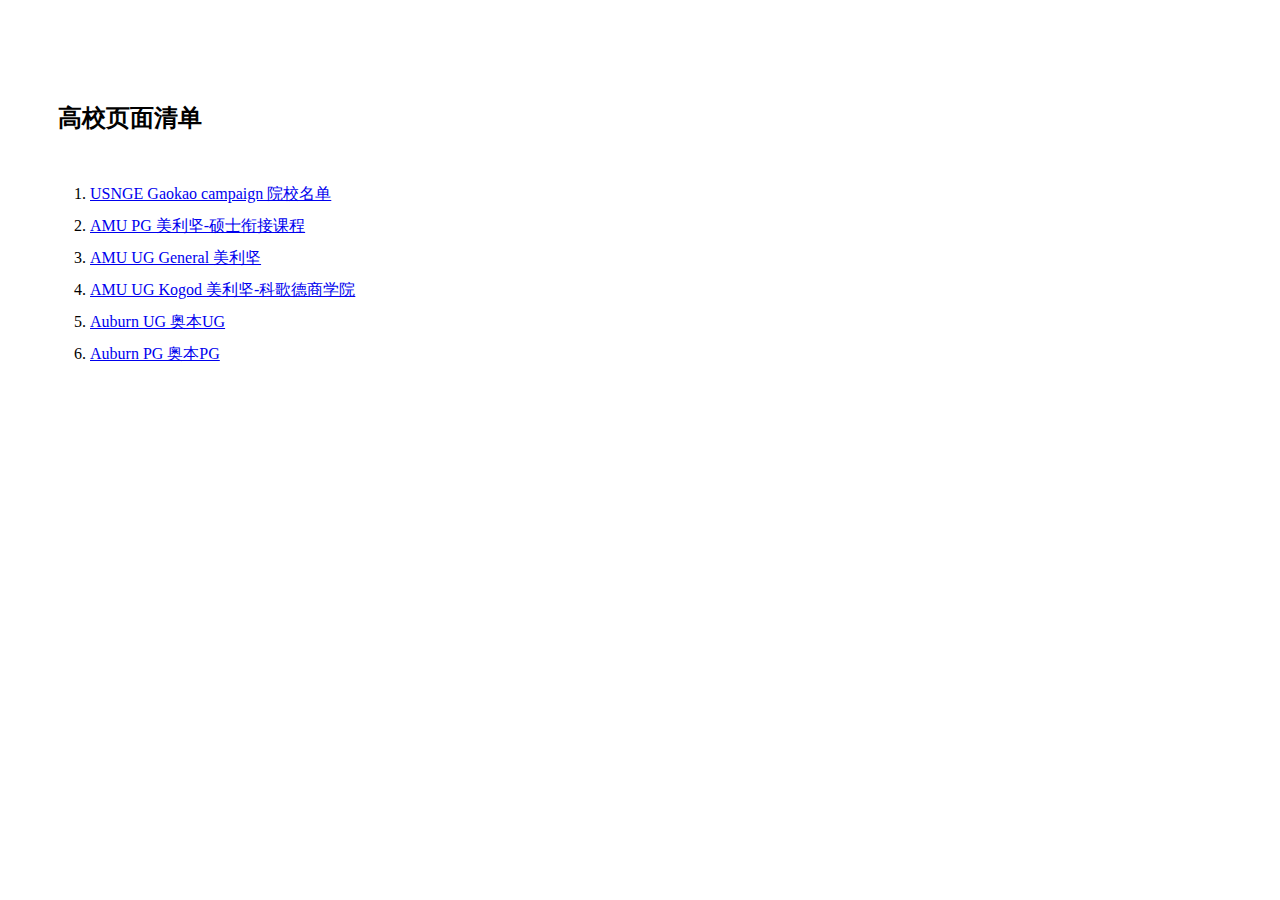
<file: web/index.html>
<!DOCTYPE html>
<html>
<head>
<meta charset="utf-8" />
<meta name="viewport" content="width=device-width, initial-scale=1.0, minimum-scale=1.0, maximum-scale=1.0, user-scalable=no"/>
<title>高校页面清单</title>
<link href="http://greenzorro.github.io/colacdn/assets/css/reset.css" rel="stylesheet" type="text/css" />
<link href="http://greenzorro.github.io/colacdn/assets/css/global.css" rel="stylesheet" type="text/css" />
<script src="http://greenzorro.github.io/colacdn/assets/js/jquery-latest.js"></script>
<style type="text/css">
body { padding: 50px; }
h2 { padding: 1em 0; }
ol { padding: 0 0 0 2em; list-style: decimal; }
ol ol {  list-style: lower-latin; }
ol li { line-height: 2em; }
</style>
</head>

<body>
<h2>高校页面清单</h2>
<ol>
	<li><a href="usnge/index.html" target="_blank">USNGE Gaokao campaign 院校名单</a></li>
	<li><a href="auaccelerator/PG-learn-more/index.html" target="_blank">AMU PG 美利坚-硕士衔接课程</a></li>
	<li><a href="auaccelerator/UG-learn-more/index.html" target="_blank">AMU UG General 美利坚</a></li>
	<li><a href="auaccelerator/kogod-business-school-learn-more/index.html" target="_blank">AMU UG Kogod 美利坚-科歌德商学院</a></li>
	<li><a href="auburn/PG-learn-more/index.html" target="_blank">Auburn UG 奥本UG</a></li>
	<li><a href="auburn/UG-learn-more/index.html" target="_blank">Auburn PG 奥本PG</a></li>
</ol>
</body>
</html>
</file>
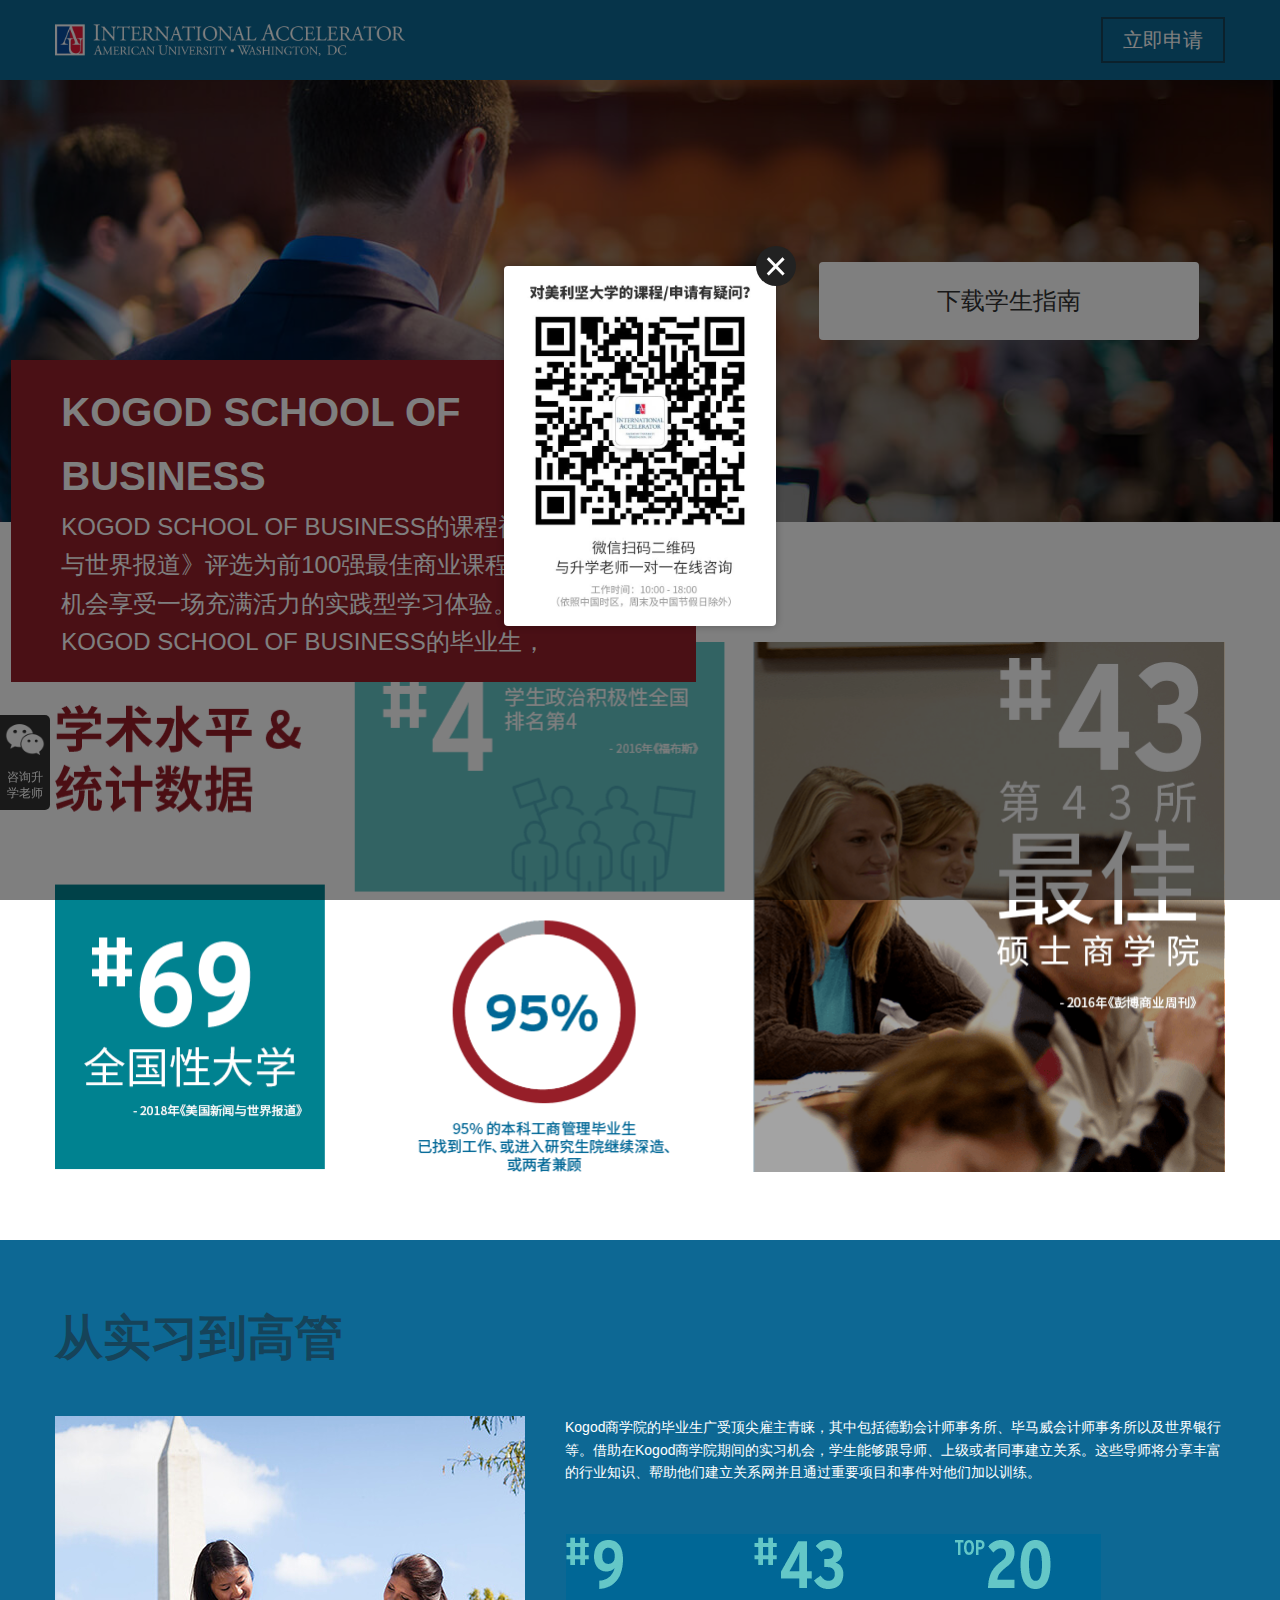
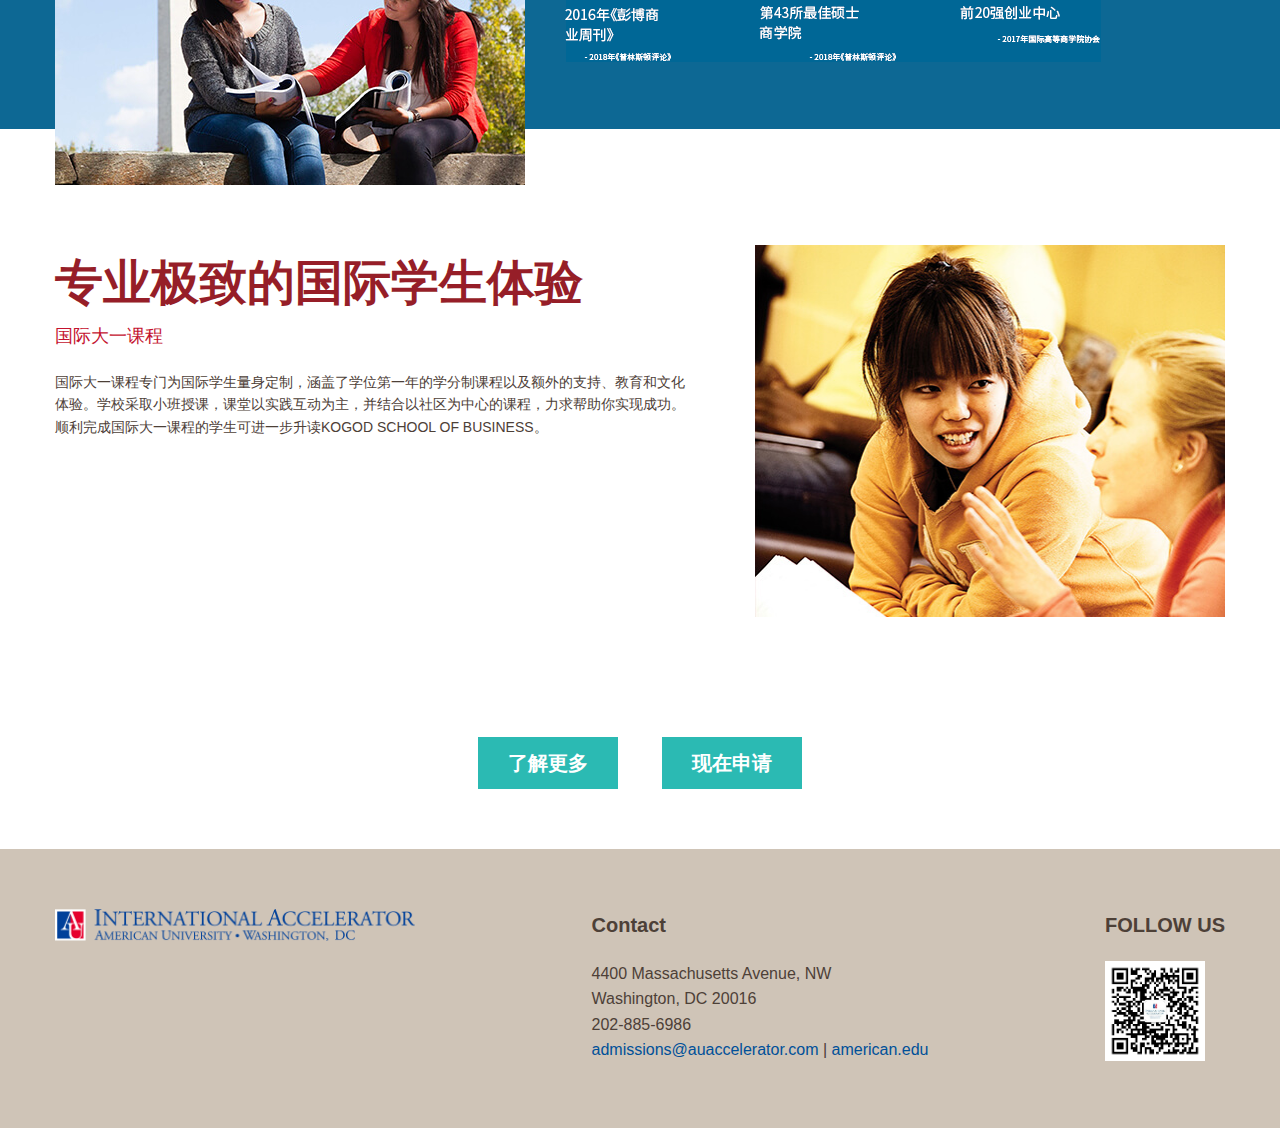
<file: web/auaccelerator/kogod-business-school-learn-more/index.html>
<!DOCTYPE html>
<html>
<head>
<meta charset="utf-8" />
<title>AMU UG Kogod</title>
<meta content="width=device-width, initial-scale=1.0, maximum-scale=1.0, user-scalable=0" name="viewport"/>
<meta content="yes" name="apple-mobile-web-app-capable"/>
<meta content="black" name="apple-mobile-web-app-status-bar-style"/>
<meta content="telephone=no" name="format-detection"/>
<meta name="renderer" content="webkit">
<link href="css/reset.css" rel="stylesheet" type="text/css" />
<link href="css/style.css" rel="stylesheet" type="text/css" />
</head>

<body>


<!-- header -->
<header class="header">
	<div class="bg_wrap">
		<h1><a href="http://accelerator.american.edu/"><img src="images/logo.png" /></a></h1>
		<a class="apply" href="http://accelerator.american.edu/undergraduate-accelerator/apply-now/">立即申请</a>
	</div>
</header>
<!-- header -->


<!-- sign_up -->
<div class="sign_up" style="background-image: url(images/HeroImage.jpg)">
	<div class="bg_wrap">
		<div class="instruction">
			<h1>KOGOD SCHOOL OF BUSINESS</h1>
			<p>KOGOD SCHOOL OF BUSINESS的课程被《美国新闻与世界报道》评选为<b>前100强最佳商业课程</b>，学生将有机会享受一场充满活力的实践型学习体验。作为KOGOD SCHOOL OF BUSINESS的毕业生，</p>
		</div>
		<div class="form">
			<h2>下载学生指南</h2>

			<!-- <form id="form">
				<div class="row">
					<input type="text" placeholder="请输入名" id="first_name" />
				</div>
				<div class="row">
					<input type="text" placeholder="请输入姓" id="last_name" />
				</div>
				<div class="row">
					<input type="text" placeholder="请输入电子邮箱" id="e-mail" />
				</div>
				<div class="row">
					<select>
						<option value="+86">中国 +86</option>
					</select>
				</div>
				<div class="row">
					<input type="text" placeholder="请输入手机号码" id="mobile-phone" />
				</div>
				<div class="row">
					<select id="lev">
						<option value="">请选择学历</option>
						<option value="Undergraduate">本科</option>
						<option value="Graduate">硕士</option>
					</select>
				</div>
				<div class="row">
					<select id="degree">
						<option value="">请选择期望学位</option>
						<option value="Architecture, Art and Design">Architecture, Art and Design </option>
						<option value="Business, Finance and Economics">Business, Finance and Economics </option>
						<option value="Education">Education </option>
						<option value="Engineering and IT">Engineering and IT </option>
						<option value="Law, International Relations and Politics">Law, International Relations and Politics </option>
						<option value="Liberal Arts">Liberal Arts </option>
						<option value="Music, Theater and the Arts">Music, Theater and the Arts </option>
						<option value="Nursing, Health, Care and Sociology">Nursing, Health, Care and Sociology </option>
						<option value="Sciences">Sciences </option>
					</select>
				</div>
				<div class="row">
					<select id="start_date">
						<option value="">请选择开学时间</option>
						<option value="2019&nbsp;Spring">2019&nbsp;Spring </option>
						<option value="2019&nbsp;Summer">2019&nbsp;Summer </option>
						<option value="2019&nbsp;Fall">2019&nbsp;Fall </option>
						<option value="2020&nbsp;Spring">2020&nbsp;Spring </option>
						<option value="2020&nbsp;Summer">2020&nbsp;Summer </option>
						<option value="2020&nbsp;Fall">2020&nbsp;Fall </option>
					</select>
				</div>
				<p class="error_tip">请完整填写申请表</p>
				<a class="submit" id="btn1" href="javascript:;">现在下载</a>
			</form> -->


			<!-- original form -->
            <style>
            /*marketo form style initialize*/
            .mktoForm { width: auto!important; margin: 0 20px; }
            .mktoFormRow .mktoOffset { display: none!important; }
            .mktoFormRow .mktoFieldDescriptor { float: none!important; margin: 0!important; }
            .mktoFormRow .mktoFieldWrap { width: 100%; }
            .mktoFormRow .mktoLabel { float: none!important; display: none; width: auto!important; padding: 0!important; font-weight: normal!important; }
            .mktoFormRow .mktoLabel .mktoAsterix { padding: 0!important; }
            .mktoFormRow .mktoField { box-sizing: border-box!important; float: none!important; display: block!important; width: 100%!important; padding: 7px 5px!important; margin: 8px 0!important; border-radius: 4px; border: 1px solid #ccc; }
            .mktoFormRow input.mktoField { padding-left: 9px!important; }
            .mktoButtonRow { display: block!important; }
            .mktoButtonRow .mktoButtonWrap { display: block!important; }
            .mktoButtonRow button { display: block; width: 210px; height: 40px; line-height: 40px; margin: 25px auto 25px!important; padding: 0!important; border-radius: 4px; background: #68C7C6; border: none; color: #fff; text-align: center; font-size: 16px; }
            </style>
            <script src="https://app-ab20.marketo.com/js/forms2/js/forms2.min.js"></script>
            <form id="mktoForm_2849"></form>
            <script>MktoForms2.loadForm("https://app-ab20.marketo.com", "553-ZUA-407", 2849);</script>
			<script>
		        // When successfully submitted, show popup window
			    MktoForms2.whenReady(function (form) {
			    	jQuery(".mktoButton").html("现在下载");
			        form.onSuccess(function () {
			            alert("感谢咨询");
			        });
			    });
			</script>
			<!-- original form -->


		</div>
	</div>
</div>
<!-- sign_up -->


<!-- data -->
<section class="data">
	<div class="bg_wrap">
		<img class="img_PC" src="images/data_PC.png">
		<img class="img_mobile" src="images/data_mobile.png">
	</div>
</section>
<!-- data -->


<!-- intro -->
<section class="intro">
	<div class="bg_wrap">
		<h2>从实习到高管</h2>
		<img class="image" src="images/image1.jpg">
		<div class="text">
			<p>Kogod商学院的毕业生广受顶尖雇主青睐，其中包括德勤会计师事务所、毕马威会计师事务所以及世界银行等。借助在Kogod商学院期间的实习机会，学生能够跟导师、上级或者同事建立关系。这些导师将分享丰富的行业知识、帮助他们建立关系网并且通过重要项目和事件对他们加以训练。</p>
			<img class="img_PC" src="images/internship_PC.png">
			<img class="img_mobile" src="images/internship_mobile.png">
		</div>
	</div>
</section>
<!-- intro -->


<!-- intro2 -->
<section class="intro2">
	<div class="bg_wrap">
		<div class="text">
			<h2>专业极致的国际学生体验</h2>
			<h3>国际大一课程</h3>
			<p>国际大一课程专门为国际学生量身定制，涵盖了学位第一年的学分制课程以及额外的支持、教育和文化体验。学校采取小班授课，课堂以实践互动为主，并结合以社区为中心的课程，力求帮助你实现成功。顺利完成国际大一课程的学生可进一步升读KOGOD SCHOOL OF BUSINESS。</p>
		</div>
		<img src="images/image2.jpg">
	</div>
</section>
<!-- intro2 -->


<!-- action -->
<section class="action">
	<div class="bg_wrap">
		<a target="_blank" href="https://accelerator.american.edu/do-i-qualify/">了解更多</a>
		<a target="_blank" href="https://accelerator.american.edu/undergraduate-accelerator/apply-now/">现在申请</a>
	</div>
</section>
<!-- action -->


<!-- footer -->
<footer class="footer">
	<div class="bg_wrap">
		<a href="http://accelerator.american.edu/"><img class="logo_footer" src="images/logo2.png"></a>
		<div class="contact">
			<h3>Contact</h3>
			<p>4400 Massachusetts Avenue, NW<br>Washington, DC 20016</p>
			<p>202-885-6986<br><a href="mailto:admissions@auaccelerator.com">admissions@auaccelerator.com</a> | <a href="http://american.edu" target="_blank">american.edu</a></p>
		</div>
		<div class="follow">
			<h3>FOLLOW US</h3>
			<img class="qr" src="images/qr.jpeg">
			<!-- <p>
				<a href="javascript:;"><img src="images/icon1.png"></a>
				<a href="javascript:;"><img src="images/icon2.png"></a>
				<a href="javascript:;"><img src="images/icon3.png"></a>
				<a href="javascript:;"><img src="images/icon4.png"></a>
				<a href="javascript:;"><img src="images/icon5.png"></a>
			</p> -->
		</div>
	</div>
</footer>
<!-- footer -->


<!-- cola popup -->
<style>
.popup_widget { display: block; width: 50px; height: 95px; line-height: 16px; background: rgba(0,0,0,0.8); border-radius: 0 5px 5px 0; text-align: center; font-size: 12px; color: #fff; position: fixed; left: 0; bottom: 10%; z-index: 99; cursor: pointer; }
.popup_widget:hover { color: #fff; }
.popup_widget img { width: 100%; }
.popup { background: rgba(0,0,0,0.5); position: fixed; left: 0; right: 0; top: 0; bottom: 0; z-index: 999; display: -webkit-flex; display: flex; }
.popup .img_wrap { margin: auto; position: relative; }
.popup .img_wrap img { height: 360px; box-shadow: 0 0 8px rgba(0,0,0,0.3); border-radius: 4px; }
.popup button { display: block; width: 40px; height: 40px; line-height: 40px; padding: 0; margin: 0; background: #222; border-radius: 50%; border: none; color: #fff; font-size: 40px; position: absolute; right: -20px; top: -20px; cursor: pointer; }
</style>
<a class="popup_widget"><img src="images/icon-wechat.png">咨询升<br>学老师</a>
<div class="popup_wrap">
    <div class="popup">
        <div class="img_wrap">
            <img src="images/popup-qr.jpg">
            <button class="close_popup">×</button>
        </div>
    </div>
</div>
<script>
    window.onload = function () {
        jQuery(".close_popup").click(function () {
            jQuery(".popup_wrap").fadeOut(300);
        });
        jQuery(".popup_widget").click(function () {
            jQuery(".popup_wrap").fadeIn(300);
        });
    }
</script>


<script src="js/jquery.min.js"></script>
<script src="js/functions.js"></script>
<script type="text/javascript" src="//munchkin.marketo.net//munchkin.js"></script>
<script>Munchkin.init('553-ZUA-407', {wsInfo: 'j0FNcA%3D%3D'});</script>

</body>
</html>
</file>
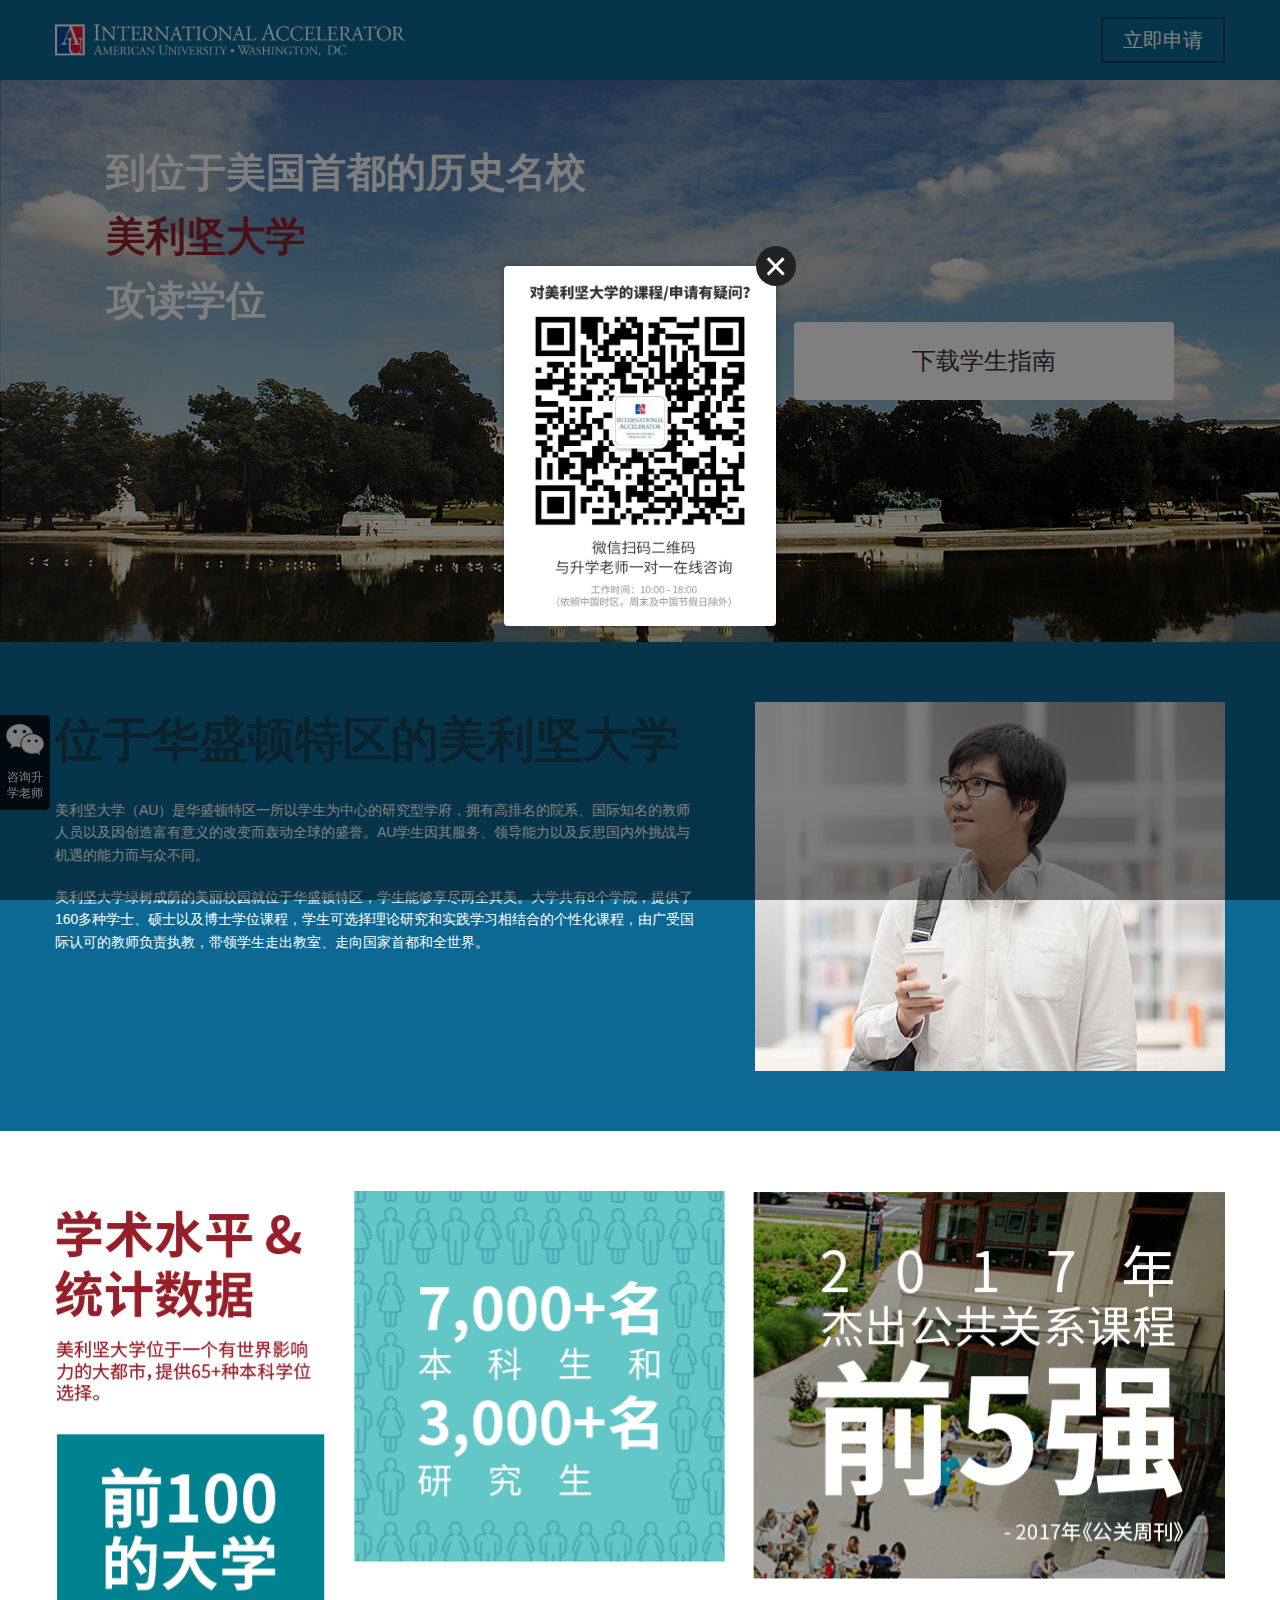
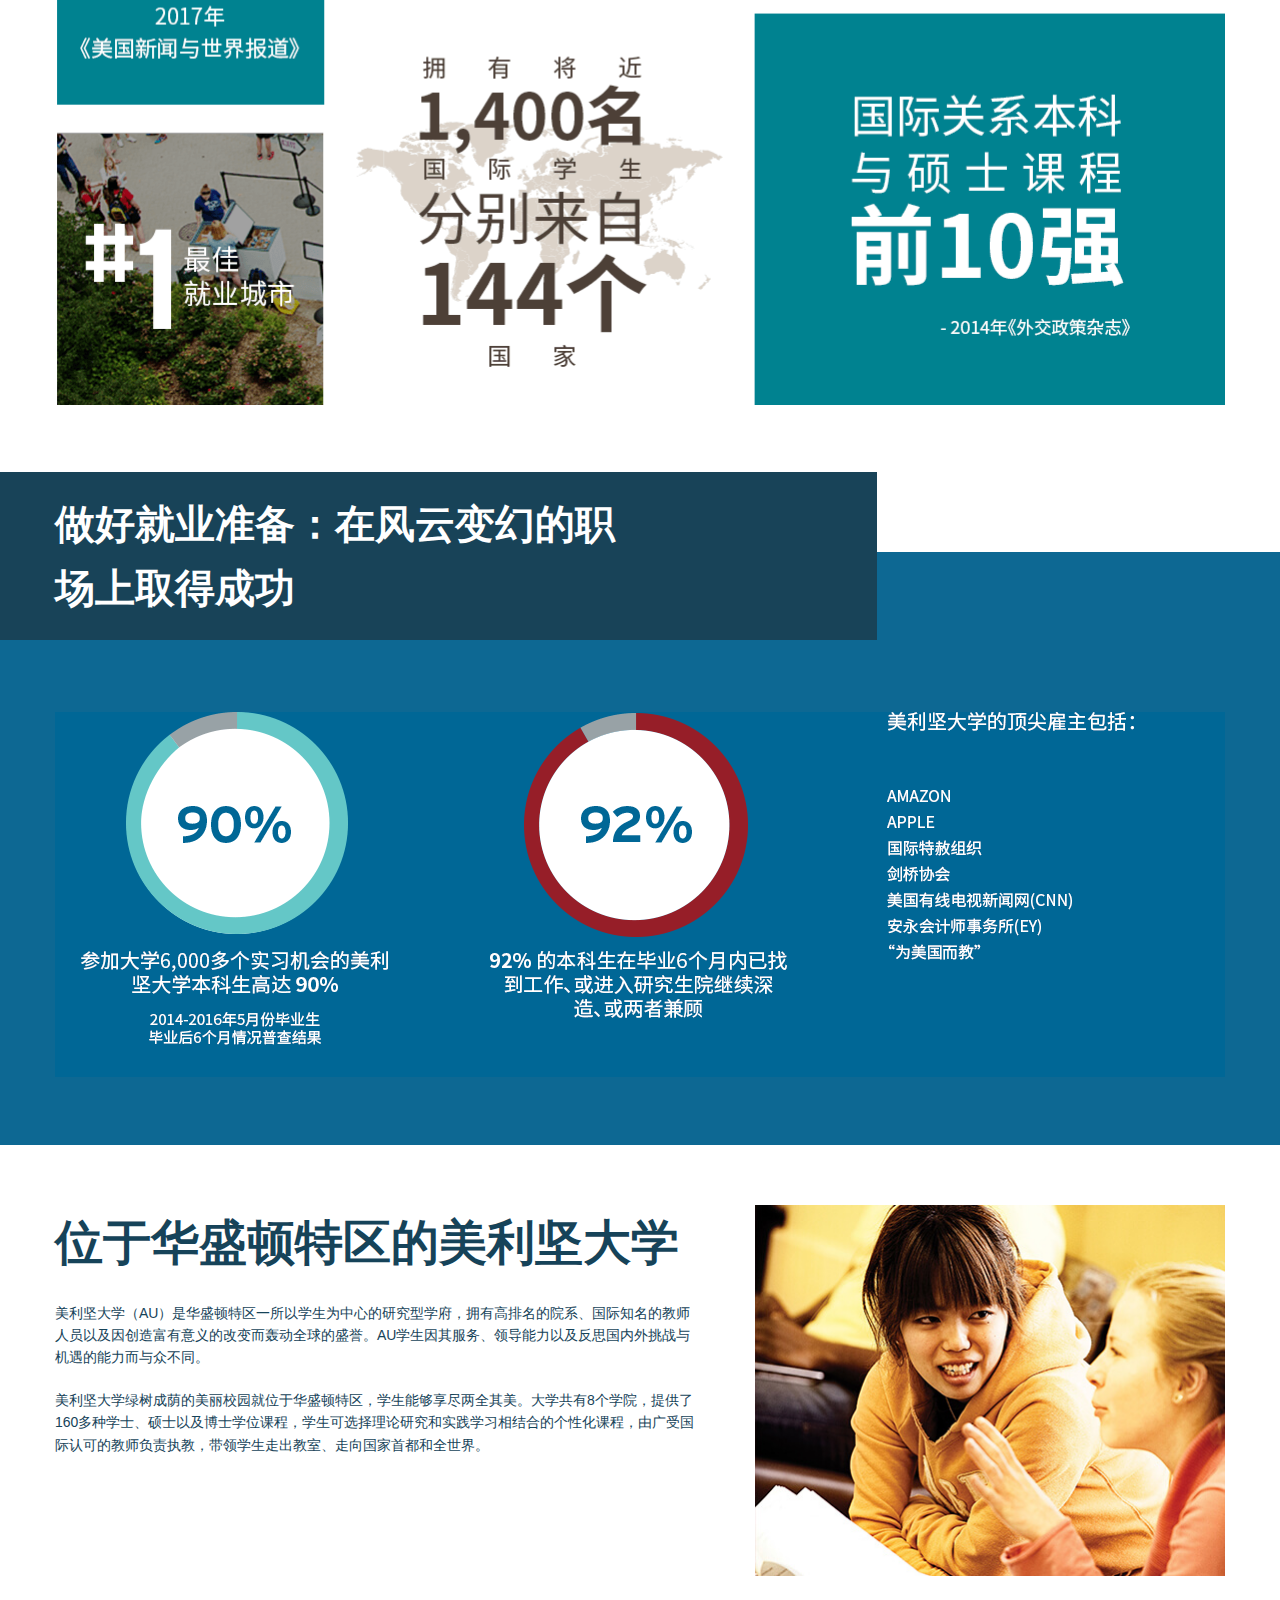
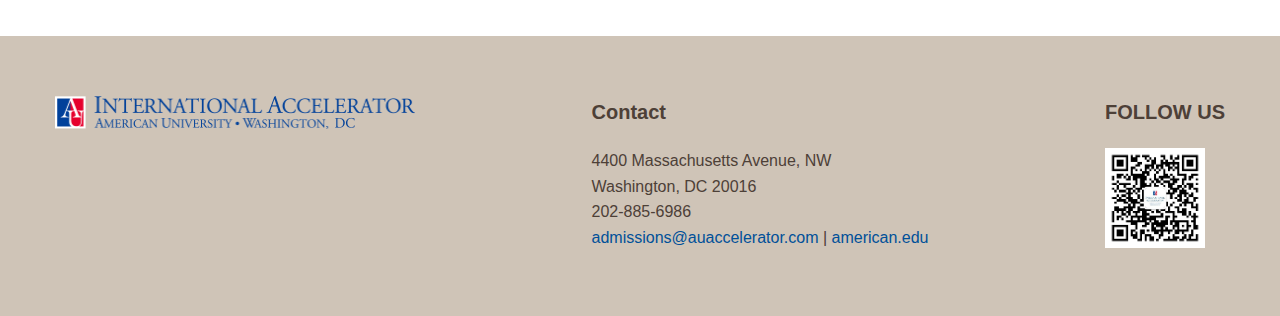
<file: web/auaccelerator/UG-learn-more/index.html>
<!DOCTYPE html>
<html>
<head>
<meta charset="utf-8" />
<title>AMU UG General</title>
<meta content="width=device-width, initial-scale=1.0, maximum-scale=1.0, user-scalable=0" name="viewport"/>
<meta content="yes" name="apple-mobile-web-app-capable"/>
<meta content="black" name="apple-mobile-web-app-status-bar-style"/>
<meta content="telephone=no" name="format-detection"/>
<meta name="renderer" content="webkit">
<link href="css/reset.css" rel="stylesheet" type="text/css" />
<link href="css/style.css" rel="stylesheet" type="text/css" />
</head>

<body>


<!-- header -->
<header class="header">
	<div class="bg_wrap">
		<h1><a href="http://accelerator.american.edu/undergraduate-accelerator/"><img src="images/logo.png" /></a></h1>
		<a class="apply" href="http://accelerator.american.edu/undergraduate-accelerator/apply-now/">立即申请</a>
	</div>
</header>
<!-- header -->


<!-- sign_up -->
<div class="sign_up" style="background-image: url(images/HeroImage.jpg)">
	<div class="bg_wrap">
		<div class="instruction">
			<p>到位于美国首都的历史名校<br><em>美利坚大学</em><br>攻读学位</p>
		</div>
		<div class="form">
			<h2>下载学生指南</h2>

			<!-- <form id="form">
				<div class="row">
					<input type="text" placeholder="请输入名" id="first_name" />
				</div>
				<div class="row">
					<input type="text" placeholder="请输入姓" id="last_name" />
				</div>
				<div class="row">
					<input type="text" placeholder="请输入电子邮箱" id="e-mail" />
				</div>
				<div class="row">
					<select>
						<option value="+86">中国 +86</option>
					</select>
				</div>
				<div class="row">
					<input type="text" placeholder="请输入手机号码" id="mobile-phone" />
				</div>
				<div class="row">
					<select id="lev">
						<option value="">请选择学历</option>
						<option value="Undergraduate">本科</option>
						<option value="Graduate">硕士</option>
					</select>
				</div>
				<div class="row">
					<select id="start_date">
						<option value="">请选择开学时间</option>
						<option value="2019&nbsp;Spring">2019&nbsp;Spring </option>
						<option value="2019&nbsp;Summer">2019&nbsp;Summer </option>
						<option value="2019&nbsp;Fall">2019&nbsp;Fall </option>
						<option value="2020&nbsp;Spring">2020&nbsp;Spring </option>
						<option value="2020&nbsp;Summer">2020&nbsp;Summer </option>
						<option value="2020&nbsp;Fall">2020&nbsp;Fall </option>
					</select>
				</div>
				<p class="error_tip">请完整填写申请表</p>
				<a class="submit" id="btn1" href="javascript:;">现在下载</a>
			</form> -->


			<!-- original form -->
            <style>
            /*marketo form style initialize*/
            .mktoForm { width: auto!important; margin: 0 20px; }
            .mktoFormRow .mktoOffset { display: none!important; }
            .mktoFormRow .mktoFieldDescriptor { float: none!important; margin: 0!important; }
            .mktoFormRow .mktoFieldWrap { width: 100%; }
            .mktoFormRow .mktoLabel { float: none!important; display: none; width: auto!important; padding: 0!important; font-weight: normal!important; }
            .mktoFormRow .mktoLabel .mktoAsterix { padding: 0!important; }
            .mktoFormRow .mktoField { box-sizing: border-box!important; float: none!important; display: block!important; width: 100%!important; padding: 7px 5px!important; margin: 8px 0!important; border-radius: 4px; border: 1px solid #ccc; }
            .mktoFormRow input.mktoField { padding-left: 9px!important; }
            .mktoButtonRow { display: block!important; }
            .mktoButtonRow .mktoButtonWrap { display: block!important; }
            .mktoButtonRow button { display: block; width: 210px; height: 40px; line-height: 40px; margin: 25px auto 25px!important; padding: 0!important; border-radius: 4px; background: #68C7C6; border: none; color: #fff; text-align: center; font-size: 16px; }
            </style>
            <script src="https://app-ab20.marketo.com/js/forms2/js/forms2.min.js"></script>
            <form id="mktoForm_2849"></form>
            <script>MktoForms2.loadForm("https://app-ab20.marketo.com", "553-ZUA-407", 2849);</script>
			<script>
		        // When successfully submitted, show popup window
			    MktoForms2.whenReady(function (form) {
			    	jQuery(".mktoButton").html("现在下载");
			        form.onSuccess(function () {
			            alert("感谢咨询");
			        });
			    });
			</script>
			<!-- original form -->


		</div>
	</div>
</div>
<!-- sign_up -->


<!-- intro -->
<section class="intro">
	<div class="bg_wrap">
		<div class="text">
			<h2>位于华盛顿特区的美利坚大学</h2>
			<p>美利坚大学（AU）是华盛顿特区一所以学生为中心的研究型学府，拥有高排名的院系、国际知名的教师人员以及因创造富有意义的改变而轰动全球的盛誉。AU学生因其服务、领导能力以及反思国内外挑战与机遇的能力而与众不同。</p>
			<p>美利坚大学绿树成荫的美丽校园就位于华盛顿特区，学生能够享尽两全其美。大学共有8个学院，提供了160多种学士、硕士以及博士学位课程，学生可选择理论研究和实践学习相结合的个性化课程，由广受国际认可的教师负责执教，带领学生走出教室、走向国家首都和全世界。</p>
		</div>
		<img src="images/imageright.jpg">
	</div>
</section>
<!-- intro -->


<!-- data -->
<section class="data">
	<div class="bg_wrap">
		<img class="img_PC" src="images/data_PC.png">
		<img class="img_mobile" src="images/data_mobile.png">
	</div>
</section>
<!-- data -->


<!-- career -->
<section class="career">
	<div class="bg_wrap">
		<h2>做好就业准备：在风云变幻的职场上取得成功</h2>
		<img class="img_PC" src="images/career_PC.png">
		<img class="img_mobile" src="images/career_mobile.png">
	</div>
</section>
<!-- career -->


<!-- intro2 -->
<section class="intro2">
	<div class="bg_wrap">
		<div class="text">
			<h2>位于华盛顿特区的美利坚大学</h2>
			<p>美利坚大学（AU）是华盛顿特区一所以学生为中心的研究型学府，拥有高排名的院系、国际知名的教师人员以及因创造富有意义的改变而轰动全球的盛誉。AU学生因其服务、领导能力以及反思国内外挑战与机遇的能力而与众不同。</p>
			<p>美利坚大学绿树成荫的美丽校园就位于华盛顿特区，学生能够享尽两全其美。大学共有8个学院，提供了160多种学士、硕士以及博士学位课程，学生可选择理论研究和实践学习相结合的个性化课程，由广受国际认可的教师负责执教，带领学生走出教室、走向国家首都和全世界。</p>
		</div>
		<img src="images/imageright2.jpg">
	</div>
</section>
<!-- intro2 -->


<!-- footer -->
<footer class="footer">
	<div class="bg_wrap">
		<a href="http://accelerator.american.edu/"><img class="logo_footer" src="images/logo2.png"></a>
		<div class="contact">
			<h3>Contact</h3>
			<p>4400 Massachusetts Avenue, NW<br>Washington, DC 20016</p>
			<p>202-885-6986<br><a href="mailto:admissions@auaccelerator.com">admissions@auaccelerator.com</a> | <a href="http://american.edu" target="_blank">american.edu</a></p>
		</div>
		<div class="follow">
			<h3>FOLLOW US</h3>
			<!-- <p>
				<a href="javascript:;"><img src="images/icon1.png"></a>
				<a href="javascript:;"><img src="images/icon2.png"></a>
				<a href="javascript:;"><img src="images/icon3.png"></a>
				<a href="javascript:;"><img src="images/icon4.png"></a>
				<a href="javascript:;"><img src="images/icon5.png"></a>
			</p> -->
			<img class="qr" src="images/qr.jpeg">
		</div>
	</div>
</footer>
<!-- footer -->


<!-- cola popup -->
<style>
.popup_widget { display: block; width: 50px; height: 95px; line-height: 16px; background: rgba(0,0,0,0.8); border-radius: 0 5px 5px 0; text-align: center; font-size: 12px; color: #fff; position: fixed; left: 0; bottom: 10%; z-index: 99; cursor: pointer; }
.popup_widget:hover { color: #fff; }
.popup_widget img { width: 100%; }
.popup { background: rgba(0,0,0,0.5); position: fixed; left: 0; right: 0; top: 0; bottom: 0; z-index: 999; display: -webkit-flex; display: flex; }
.popup .img_wrap { margin: auto; position: relative; }
.popup .img_wrap img { height: 360px; box-shadow: 0 0 8px rgba(0,0,0,0.3); border-radius: 4px; }
.popup button { display: block; width: 40px; height: 40px; line-height: 40px; padding: 0; margin: 0; background: #222; border-radius: 50%; border: none; color: #fff; font-size: 40px; position: absolute; right: -20px; top: -20px; cursor: pointer; }
</style>
<a class="popup_widget"><img src="images/icon-wechat.png">咨询升<br>学老师</a>
<div class="popup_wrap">
    <div class="popup">
        <div class="img_wrap">
            <img src="images/popup-qr.jpg">
            <button class="close_popup">×</button>
        </div>
    </div>
</div>
<script>
    window.onload = function () {
        jQuery(".close_popup").click(function () {
            jQuery(".popup_wrap").fadeOut(300);
        });
        jQuery(".popup_widget").click(function () {
            jQuery(".popup_wrap").fadeIn(300);
        });
    }
</script>


<script src="js/jquery.min.js"></script>
<script src="js/functions.js"></script>
<script type="text/javascript" src="//munchkin.marketo.net//munchkin.js"></script>
<script>Munchkin.init('553-ZUA-407', {wsInfo: 'j0FNcA%3D%3D'});</script>

</body>
</html>
</file>
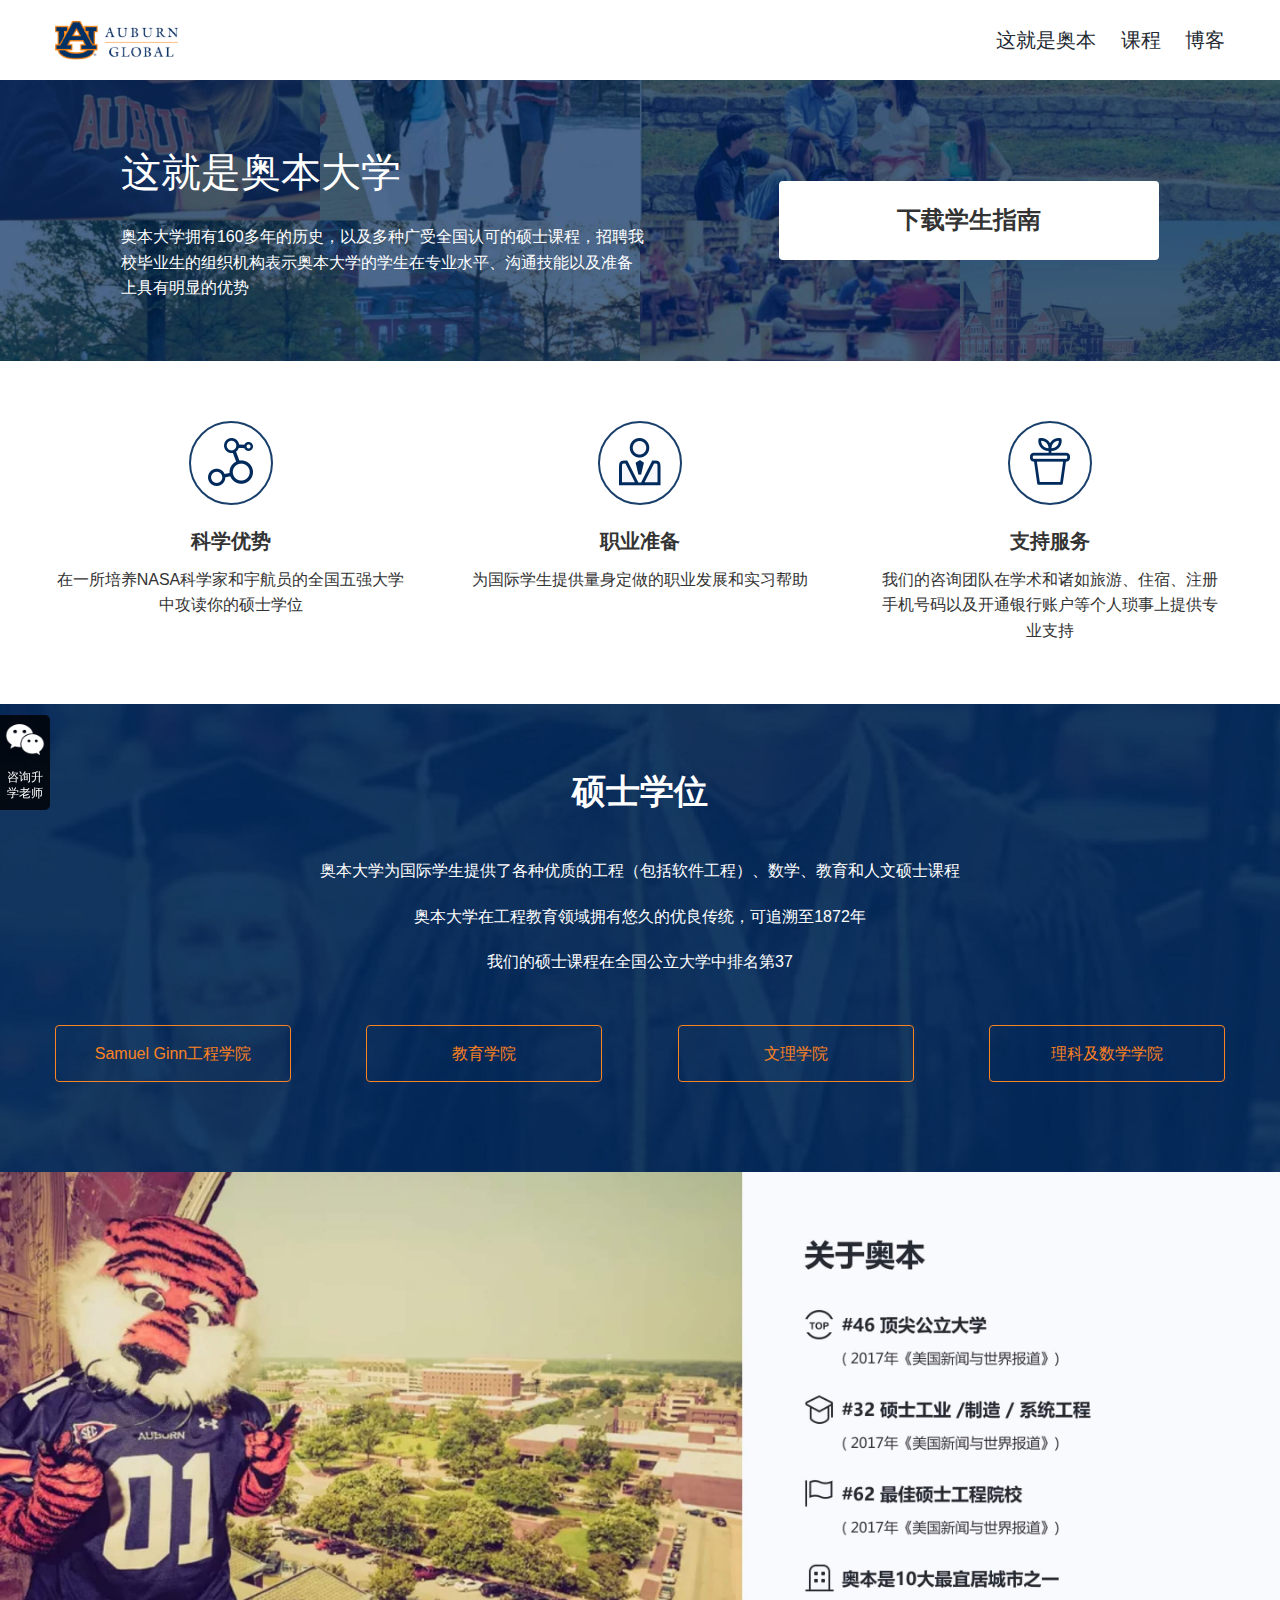
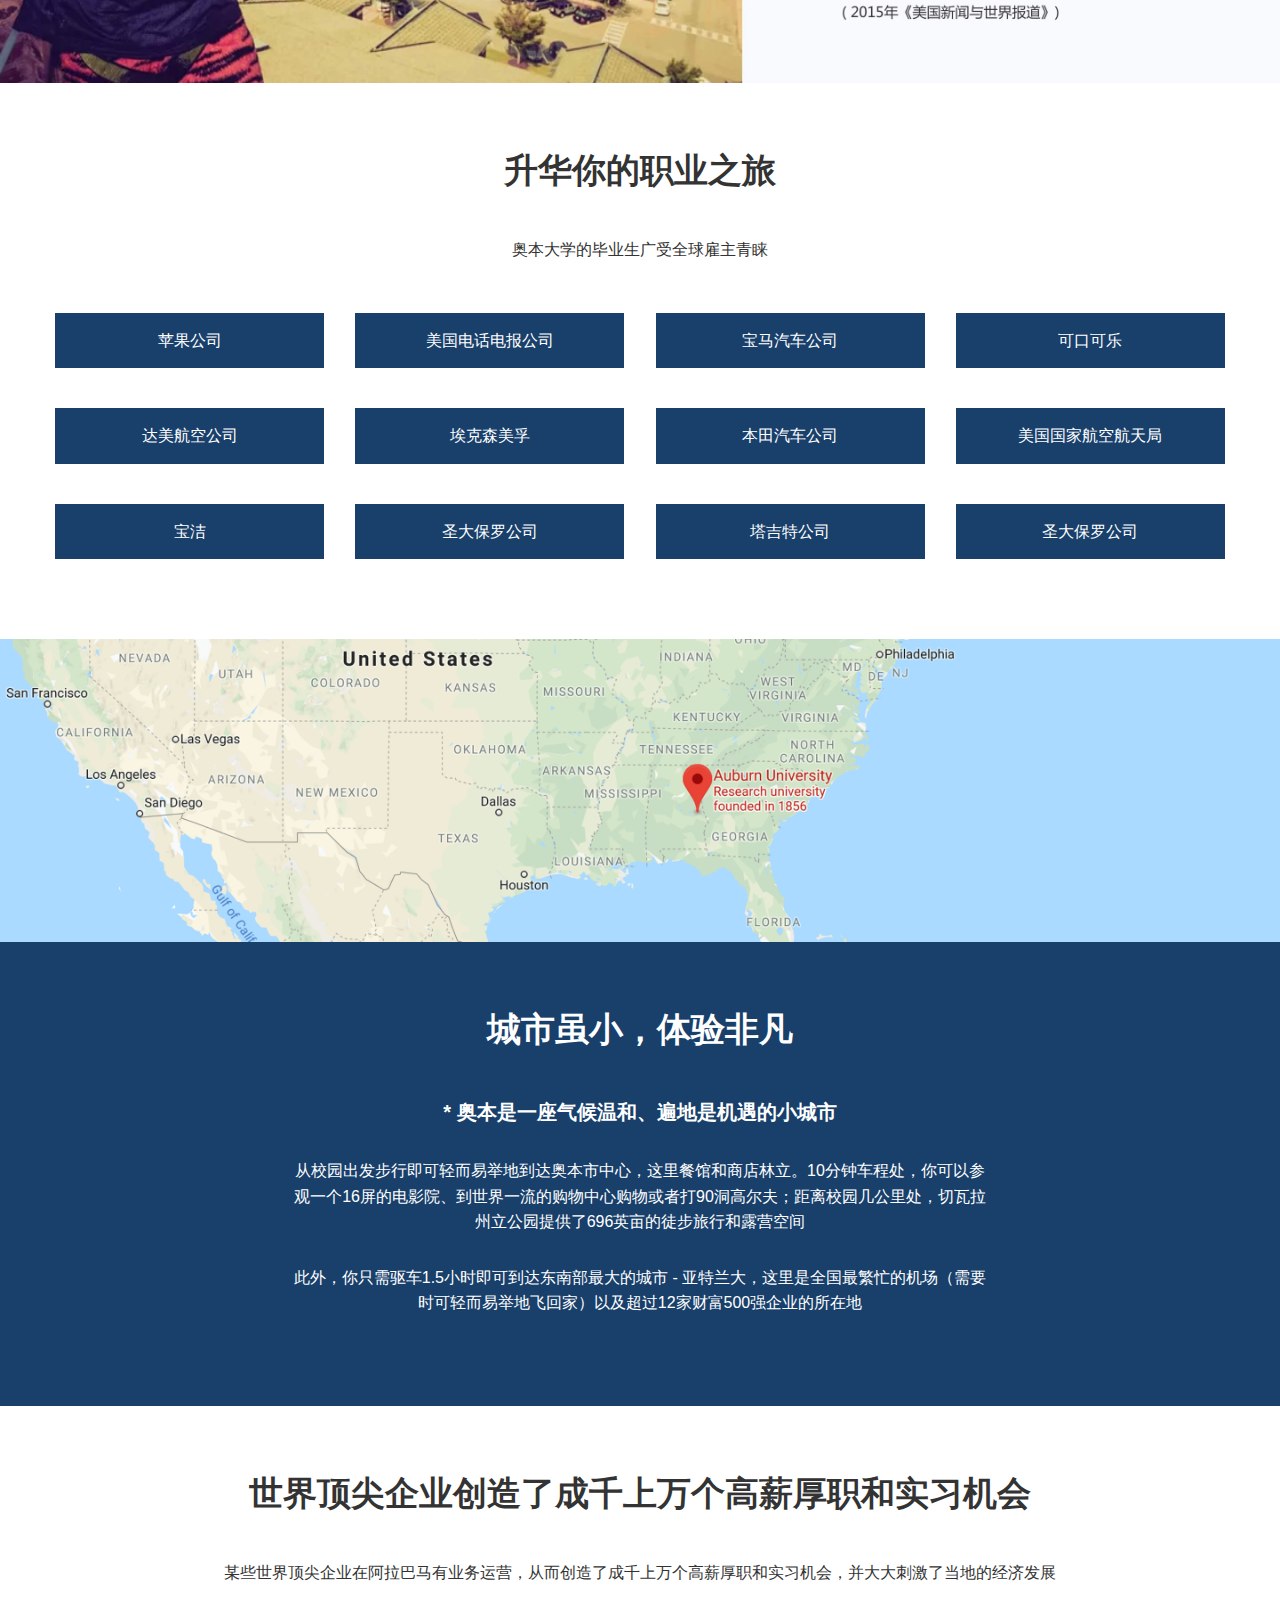
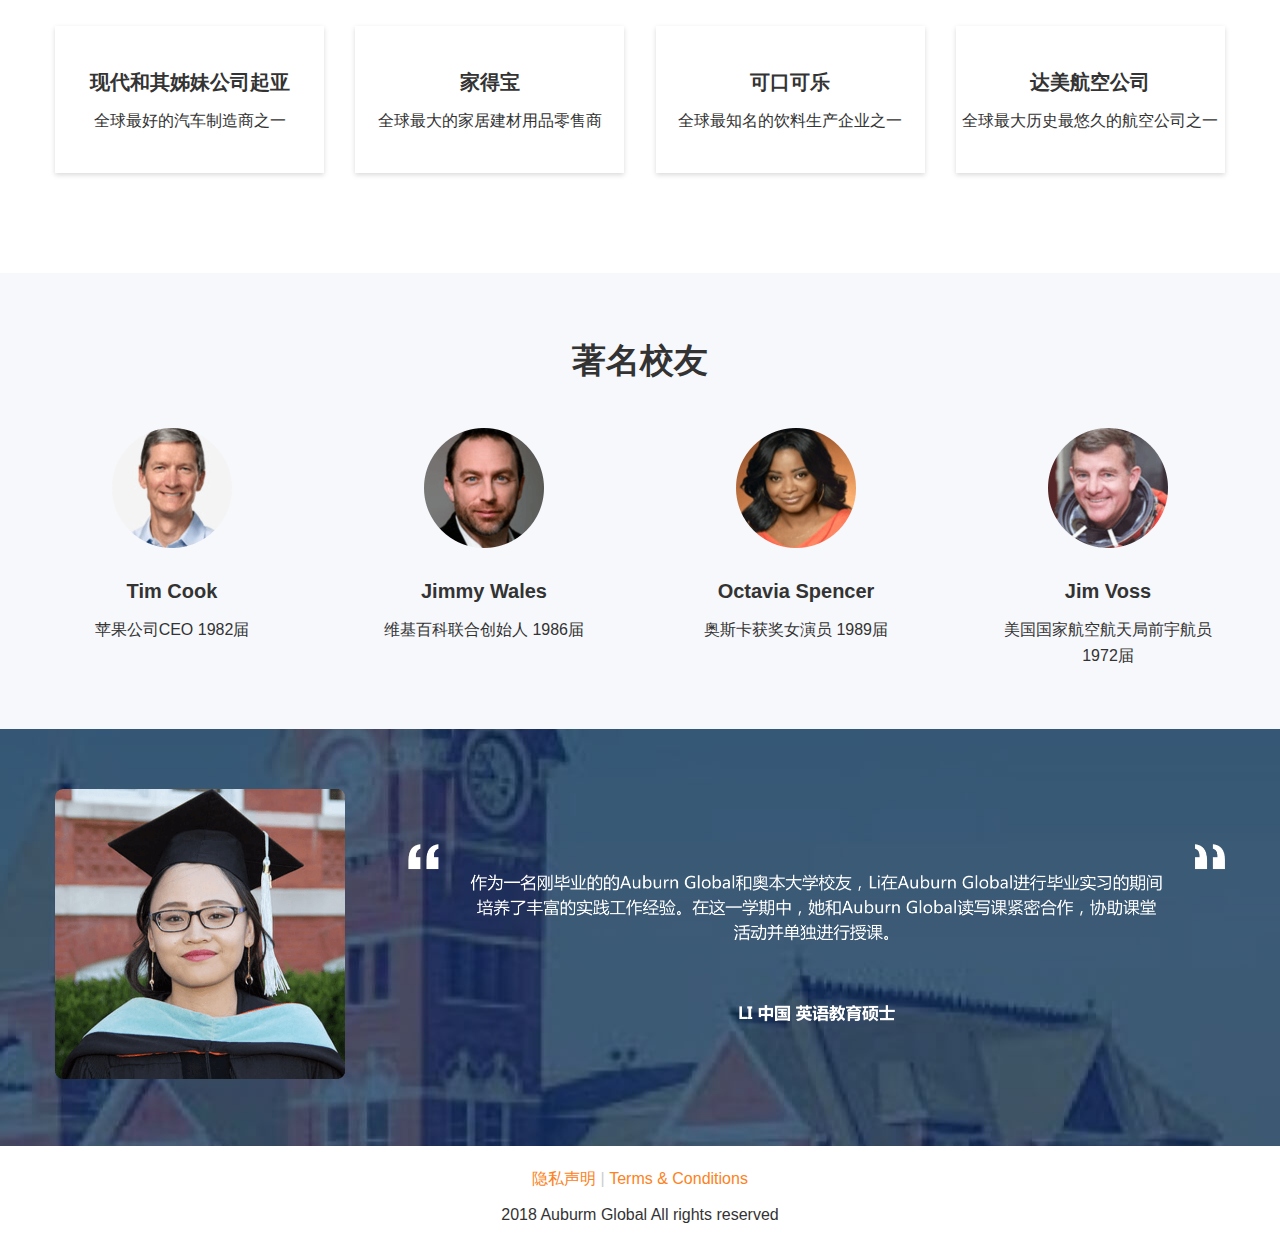
<file: web/auburn/PG-learn-more/index.html>
<!DOCTYPE html>
<html>
<head>
<meta charset="utf-8" />
<title>Auburn PG</title>
<meta content="width=device-width, initial-scale=1.0, maximum-scale=1.0, user-scalable=0" name="viewport"/>
<meta content="yes" name="apple-mobile-web-app-capable"/>
<meta content="black" name="apple-mobile-web-app-status-bar-style"/>
<meta content="telephone=no" name="format-detection"/>
<meta name="renderer" content="webkit">
<link href="css/reset.css" rel="stylesheet" type="text/css" />
<link href="css/style.css" rel="stylesheet" type="text/css" />
</head>

<body>


<!-- header -->
<header class="header">
	<div class="bg_wrap">
		<h1><a href="https://global.auburn.edu/"><img src="images/logo.png" /></a></h1>
		<p>
			<a href="https://global.auburn.edu/about-auburn/">这就是奥本</a>
			<a href="https://global.auburn.edu/map/">课程</a>
			<a href="https://global.auburn.edu/blog/">博客</a>
		</p>
	</div>
</header>
<!-- header -->


<!-- sign_up -->
<div class="sign_up" style="background-image: url(images/bg1.jpg)">
	<div class="bg_wrap">
		<div class="instruction">
			<h1>这就是奥本大学</h1>
			<p>奥本大学拥有160多年的历史，以及多种广受全国认可的硕士课程，招聘我校毕业生的组织机构表示奥本大学的学生在专业水平、沟通技能以及准备上具有明显的优势</p>
		</div>
		<div class="form">
			<h2>下载学生指南</h2>
			<!-- <form id="form">
				<div class="row">
					<input type="text" placeholder="请输入名" id="first_name" />
				</div>
				<div class="row">
					<input type="text" placeholder="请输入姓" id="last_name" />
				</div>
				<div class="row">
					<input type="text" placeholder="请输入电子邮箱" id="e-mail" />
				</div>
				<div class="row">
					<select>
						<option value="+86">中国 +86</option>
					</select>
				</div>
				<div class="row">
					<input type="text" placeholder="请输入手机号码" id="mobile-phone" />
				</div>
				<div class="row">
					<select id="lev">
						<option value="">请选择学历</option>
						<option value="Undergraduate">本科</option>
						<option value="Graduate">硕士</option>
					</select>
				</div>
				<div class="row">
					<select id="degree">
						<option value="">请选择期望学位</option>
						<option value="Architecture, Art and Design">Architecture, Art and Design </option>
						<option value="Business, Finance and Economics">Business, Finance and Economics </option>
						<option value="Education">Education </option>
						<option value="Engineering and IT">Engineering and IT </option>
						<option value="Law, International Relations and Politics">Law, International Relations and Politics </option>
						<option value="Liberal Arts">Liberal Arts </option>
						<option value="Music, Theater and the Arts">Music, Theater and the Arts </option>
						<option value="Nursing, Health, Care and Sociology">Nursing, Health, Care and Sociology </option>
						<option value="Sciences">Sciences </option>
					</select>
				</div>
				<div class="row">
					<select id="start_date">
						<option value="">请选择开学时间</option>
						<option value="2019&nbsp;Spring">2019&nbsp;Spring </option>
						<option value="2019&nbsp;Summer">2019&nbsp;Summer </option>
						<option value="2019&nbsp;Fall">2019&nbsp;Fall </option>
						<option value="2020&nbsp;Spring">2020&nbsp;Spring </option>
						<option value="2020&nbsp;Summer">2020&nbsp;Summer </option>
						<option value="2020&nbsp;Fall">2020&nbsp;Fall </option>
					</select>
				</div>
				<p class="error_tip">请完整填写申请表</p>
				<a class="submit" id="btn1" href="javascript:;">现在下载</a>
			</form> -->


			<!-- original form -->
            <style>
            /*marketo form style initialize*/
            .mktoForm { width: auto!important; margin: 0 20px; }
            .mktoFormRow .mktoOffset { display: none!important; }
            .mktoFormRow .mktoFieldDescriptor { float: none!important; margin: 0!important; }
            .mktoFormRow .mktoFieldWrap { width: 100%; }
            .mktoFormRow .mktoLabel { float: none!important; display: none; width: auto!important; padding: 0!important; font-weight: normal!important; }
            .mktoFormRow .mktoLabel .mktoAsterix { padding: 0!important; }
            .mktoFormRow .mktoField { box-sizing: border-box!important; float: none!important; display: block!important; width: 100%!important; padding: 7px 5px!important; margin: 8px 0!important; border-radius: 4px; border: 1px solid #ccc; }
            .mktoFormRow input.mktoField { padding-left: 9px!important; }
            .mktoButtonRow { display: block!important; }
            .mktoButtonRow .mktoButtonWrap { display: block!important; }
            .mktoButtonRow button { display: block; width: 210px; height: 40px; line-height: 40px; margin: 25px auto 25px!important; padding: 0!important; border-radius: 4px; background: #FC8222; border: none; color: #fff; text-align: center; font-size: 16px; }
            </style>
			<script src="https://app-ab20.marketo.com/js/forms2/js/forms2.min.js"></script>
			<form id="mktoForm_2852"></form>
			<script>MktoForms2.loadForm("https://app-ab20.marketo.com", "553-ZUA-407", 2852);</script>
			<script>
		        // When successfully submitted, show popup window
			    MktoForms2.whenReady(function (form) {
			    	jQuery(".mktoButton").html("现在下载");
			        form.onSuccess(function () {
			            alert("感谢咨询");
			        });
			    });
			</script>
			<!-- original form -->


		</div>
	</div>
</div>
<!-- sign_up -->


<!-- intro -->
<section class="intro">
	<div class="bg_wrap">
		<ul>
			<li>
				<i>
					<img width="45" src="images/icon1.png">
				</i>
				<b>科学优势</b>
				<p>在一所培养NASA科学家和宇航员的全国五强大学中攻读你的硕士学位</p>
			</li>
			<li>
				<i>
					<img width="42" src="images/icon2.png">
				</i>
				<b>职业准备</b>
				<p>为国际学生提供量身定做的职业发展和实习帮助</p>
			</li>
			<li>
				<i>
					<img width="40" src="images/icon3.png">
				</i>
				<b>支持服务</b>
				<p>我们的咨询团队在学术和诸如旅游、住宿、注册手机号码以及开通银行账户等个人琐事上提供专业支持</p>
			</li>
		</ul>
	</div>
</section>
<!-- intro -->


<!-- degree -->
<section class="degree" style="background-image: url(images/bg2.jpg)">
	<div class="bg_wrap">
		<h2>硕士学位</h2>
		<p>奥本大学为国际学生提供了各种优质的工程（包括软件工程）、数学、教育和人文硕士课程</p>
		<p>奥本大学在工程教育领域拥有悠久的优良传统，可追溯至1872年</p>
		<p>我们的硕士课程在全国公立大学中排名第37</p>
		<ul>
			<li><a href="http://www.eng.auburn.edu/">Samuel Ginn工程学院</a></li>
			<li><a href="http://www.education.auburn.edu/">教育学院</a></li>
			<li><a href="http://www.cla.auburn.edu/cla/">文理学院</a></li>
			<li><a href="http://www.auburn.edu/cosam/">理科及数学学院</a></li>
		</ul>
	</div>
</section>
<!-- degree -->


<!-- data -->
<section class="data">
	<img class="img_PC" src="images/image1_PC.jpg">
	<img class="img_mobile" src="images/image1_mobile.jpg">
</section>
<!-- data -->


<!-- career -->
<section class="career">
	<div class="bg_wrap">
		<h2>升华你的职业之旅</h2>
		<p>奥本大学的毕业生广受全球雇主青睐</p>
		<ul>
			<li>苹果公司</li>
			<li>美国电话电报公司</li>
			<li>宝马汽车公司</li>
			<li>可口可乐</li>
			<li>达美航空公司</li>
			<li>埃克森美孚</li>
			<li>本田汽车公司</li>
			<li>美国国家航空航天局</li>
			<li>宝洁</li>
			<li>圣大保罗公司</li>
			<li>塔吉特公司</li>
			<li>圣大保罗公司</li>
		</ul>
	</div>
</section>
<!-- career -->


<!-- map -->
<section class="map">
	<img class="img_PC" src="images/map_PC.png">
	<img class="img_mobile" src="images/map_mobile.png">
</section>
<!-- map -->


<!-- city -->
<section class="city">
	<div class="bg_wrap">
		<h2>城市虽小，体验非凡</h2>
		<b>* 奥本是一座气候温和、遍地是机遇的小城市</b>
		<p>从校园出发步行即可轻而易举地到达奥本市中心，这里餐馆和商店林立。10分钟车程处，你可以参观一个16屏的电影院、到世界一流的购物中心购物或者打90洞高尔夫；距离校园几公里处，切瓦拉州立公园提供了696英亩的徒步旅行和露营空间</p>
		<p>此外，你只需驱车1.5小时即可到达东南部最大的城市 - 亚特兰大，这里是全国最繁忙的机场（需要时可轻而易举地飞回家）以及超过12家财富500强企业的所在地</p>
	</div>
</section>
<!-- city -->


<!-- company -->
<section class="company">
	<div class="bg_wrap">
		<h2>世界顶尖企业创造了成千上万个高薪厚职和实习机会</h2>
		<p>某些世界顶尖企业在阿拉巴马有业务运营，从而创造了成千上万个高薪厚职和实习机会，并大大刺激了当地的经济发展</p>
		<ul>
			<li>
				<!-- <img src="images/company1.png"> -->
				<b>现代和其姊妹公司起亚</b>
				<p>全球最好的汽车制造商之一</p>
			</li>
			<li>
				<!-- <img src="images/company2.png"> -->
				<b>家得宝</b>
				<p>全球最大的家居建材用品零售商</p>
			</li>
			<li>
				<!-- <img src="images/company3.png"> -->
				<b>可口可乐</b>
				<p>全球最知名的饮料生产企业之一</p>
			</li>
			<li>
				<!-- <img src="images/company4.png"> -->
				<b>达美航空公司</b>
				<p>全球最大历史最悠久的航空公司之一</p>
			</li>
		</ul>
	</div>
</section>
<!-- company -->


<!-- people -->
<section class="people">
	<div class="bg_wrap">
		<h2>著名校友</h2>
		<ul>
			<li>
				<img src="images/avatar1.png">
				<b>Tim Cook</b>
				<p>苹果公司CEO 1982届</p>
			</li>
			<li>
				<img src="images/avatar2.png">
				<b>Jimmy Wales</b>
				<p>维基百科联合创始人 1986届</p>
			</li>
			<li>
				<img src="images/avatar3.png">
				<b>Octavia Spencer</b>
				<p>奥斯卡获奖女演员 1989届</p>
			</li>
			<li>
				<img src="images/avatar4.png">
				<b>Jim Voss</b>
				<p>美国国家航空航天局前宇航员 1972届</p>
			</li>
		</ul>
	</div>
</section>
<!-- people -->


<!-- comment -->
<section class="comment">
	<div class="bg_wrap">
		<img class="img_PC" src="images/image3_content_PC.png">
		<img class="img_mobile" src="images/image3_content_mobile.png">
	</div>
</section>
<!-- comment -->


<!-- footer -->
<footer class="footer">
	<div class="bg_wrap">
		<a href="https://global.auburn.edu/privacy-policy/">隐私声明</a> | <a href="https://global.auburn.edu/terms-and-conditions/">Terms & Conditions</a>
		<p>2018 Auburm Global All rights reserved</p>
	</div>
</footer>
<!-- footer -->


<!-- cola popup -->
<style>
.popup_widget { display: block; width: 50px; height: 95px; line-height: 16px; background: rgba(0,0,0,0.8); border-radius: 0 5px 5px 0; text-align: center; font-size: 12px; color: #fff; position: fixed; left: 0; bottom: 10%; z-index: 99; cursor: pointer; }
.popup_widget:hover { color: #fff; }
.popup_widget img { width: 100%; }
.popup_wrap { display: none; }
.popup { background: rgba(0,0,0,0.5); position: fixed; left: 0; right: 0; top: 0; bottom: 0; z-index: 999; display: -webkit-flex; display: flex; }
.popup .img_wrap { margin: auto; position: relative; }
.popup .img_wrap img { height: 360px; box-shadow: 0 0 8px rgba(0,0,0,0.3); border-radius: 4px; }
.popup button { display: block; width: 40px; height: 40px; line-height: 40px; padding: 0; margin: 0; background: #222; border-radius: 50%; border: none; color: #fff; font-size: 40px; position: absolute; right: -20px; top: -20px; cursor: pointer; }
</style>
<a class="popup_widget"><img src="images/icon-wechat.png">咨询升<br>学老师</a>
<div class="popup_wrap">
    <div class="popup">
        <div class="img_wrap">
            <img src="images/popup-qr.jpg">
            <button class="close_popup">×</button>
        </div>
    </div>
</div>
<script>
    window.onload = function () {
        jQuery(".close_popup").click(function () {
            jQuery(".popup_wrap").fadeOut(300);
        });
        jQuery(".popup_widget").click(function () {
            jQuery(".popup_wrap").fadeIn(300);
        });
    }
</script>


<script src="js/jquery.min.js"></script>
<script src="js/functions.js"></script>
<script type="text/javascript" src="//munchkin.marketo.net//munchkin.js"></script>
<script>Munchkin.init('553-ZUA-407', {wsInfo: 'j0FNcA%3D%3D'});</script>

</body>
</html>
</file>
<file: web/auaccelerator/kogod-business-school-learn-more/css/style.css>
* {
  -webkit-box-sizing: content-box;
  box-sizing: content-box; }

html, body {
  height: 100%; }

html {
  line-height: 1;
  font-size: 100px; }

body {
  font-family: -apple-system,Helvetica,Arial,"PingFang SC","Source Han Sans SC","Microsoft YaHei","WenQuanYi MicroHei",sans-serif;
  line-height: 1.6;
  font-size: 0.16rem;
  color: #333;
  background: #fff; }

a {
  color: #F24C1A; }

input, textarea, button {
  font-family: -apple-system,Helvetica,Arial,"PingFang SC","Source Han Sans SC","Microsoft YaHei","WenQuanYi MicroHei",sans-serif; }

::selection {
  background: #F24C1A;
  color: #fff; }

::-moz-selection {
  background: #F24C1A;
  color: #fff; }

@media only screen and (max-width: 767px) {
  .bg_wrap {
    padding: 0.4rem 0.2rem; } }
@media only screen and (min-width: 768px) {
  .bg_wrap {
    width: 11.7rem;
    margin: 0 auto;
    padding: 0.6rem 0; } }
.header {
  background: #0D6894; }
  .header .bg_wrap {
    display: -webkit-flex;
    display: flex;
    -webkit-flex-flow: row wrap;
    flex-flow: row wrap;
    -webkit-justify-content: space-between;
    justify-content: space-between;
    -webkit-align-items: center;
    align-items: center;
    height: 100%;
    padding-top: 0;
    padding-bottom: 0; }
    .header .bg_wrap img {
      display: block;
      height: 100%; }
    .header .bg_wrap .apply {
      display: block;
      border: 2px solid #164359;
      color: #fff;
      text-align: center; }

@media only screen and (max-width: 767px) {
  .header {
    height: 0.5rem; }
    .header h1 {
      height: 30%; }
    .header .apply {
      padding: 0.02rem 0.1rem;
      font-size: 0.12rem; } }
@media only screen and (min-width: 768px) {
  .header {
    height: 0.8rem; }
    .header h1 {
      height: 40%; }
    .header .apply {
      padding: 0.05rem 0.2rem;
      font-size: 0.2rem; } }
.sign_up {
  background-color: #121121;
  background-repeat: no-repeat; }
  .sign_up .bg_wrap .instruction {
    color: #fff; }
    .sign_up .bg_wrap .instruction h1 {
      font-weight: bold; }
  .sign_up .bg_wrap .form {
    overflow: hidden;
    background: #fff;
    border-radius: 0.04rem;
    position: relative; }
    .sign_up .bg_wrap .form h2 {
      text-align: center; }

@media only screen and (max-width: 767px) {
  .sign_up {
    background-position: center top;
    background-size: 300%; }
    .sign_up .bg_wrap .instruction {
      padding-bottom: 0.2rem; }
      .sign_up .bg_wrap .instruction h1 {
        font-size: 0.2rem; }
      .sign_up .bg_wrap .instruction p {
        font-size: 0.14rem; }
    .sign_up .bg_wrap .form h2 {
      margin: 0.2rem 0;
      font-size: 0.16rem; } }
@media only screen and (min-width: 768px) {
  .sign_up {
    background-position: center center;
    background-size: cover; }
    .sign_up .bg_wrap {
      display: -webkit-flex;
      display: flex;
      -webkit-justify-content: space-around;
      justify-content: space-around;
      -webkit-flex-flow: row wrap;
      flex-flow: row wrap;
      -webkit-align-items: center;
      align-items: center; }
      .sign_up .bg_wrap .instruction {
        -webkit-flex: 0 1 50%;
        flex: 0 1 50%;
        padding: 0.2rem 0.5rem;
        background: #94202B;
        position: relative;
        left: -0.7rem;
        top: 2.2rem; }
        .sign_up .bg_wrap .instruction h1 {
          font-size: 0.4rem; }
        .sign_up .bg_wrap .instruction p {
          font-size: 0.24rem; }
      .sign_up .bg_wrap .form {
        -webkit-flex: 0 1 45%;
        flex: 0 1 45%;
        max-width: 3.8rem; }
        .sign_up .bg_wrap .form h2 {
          margin: 0.2rem 0;
          font-size: 0.24rem; } }
.data img {
  width: 100%; }

@media only screen and (max-width: 767px) {
  .data .img_PC {
    display: none; } }
@media only screen and (min-width: 768px) {
  .data .bg_wrap {
    padding-top: 1.2rem; }
  .data .img_mobile {
    display: none; } }
.intro {
  background: #0D6894; }
  .intro h2 {
    color: #164359;
    font-weight: bold; }
  .intro p {
    color: #fff; }

@media only screen and (max-width: 767px) {
  .intro h2 {
    margin-bottom: 0.2rem;
    font-size: 0.24rem; }
  .intro .text p {
    margin: 0.2rem 0;
    font-size: 0.12rem; }
  .intro img {
    width: 100%; }
  .intro .img_PC {
    display: none; } }
@media only screen and (min-width: 768px) {
  .intro h2 {
    margin-bottom: 0.4rem;
    font-size: 0.48rem; }
  .intro .image {
    float: left; }
  .intro .text {
    padding-left: 5.1rem; }
    .intro .text p {
      margin-bottom: 0.5rem;
      font-size: 0.14rem; }
  .intro .img_mobile {
    display: none; } }
.intro2 h2 {
  color: #961e28;
  font-weight: bold; }
.intro2 h3 {
  color: #c4122e; }
.intro2 p {
  margin: 0.2rem 0;
  color: #4d4037; }

@media only screen and (max-width: 767px) {
  .intro2 .text h2 {
    font-size: 0.24rem; }
  .intro2 .text h3 {
    font-size: 0.16rem; }
  .intro2 .text p {
    font-size: 0.12rem; }
  .intro2 img {
    width: 100%; } }
@media only screen and (min-width: 768px) {
  .intro2 .bg_wrap {
    display: -webkit-flex;
    display: flex;
    -webkit-flex-flow: row wrap;
    flex-flow: row wrap;
    -webkit-justify-content: space-between;
    justify-content: space-between;
    -webkit-align-items: flex-start;
    align-items: flex-start; }
  .intro2 .text {
    -webkit-flex: 0 1 55%;
    flex: 0 1 55%; }
    .intro2 .text h2 {
      font-size: 0.48rem; }
    .intro2 .text h3 {
      font-size: 0.18rem; }
    .intro2 .text p {
      font-size: 0.14rem; }
  .intro2 img {
    width: 4.7rem; } }
.action .bg_wrap {
  margin-top: 0;
  text-align: center; }
.action a {
  display: inline-block;
  margin: 0 0.2rem;
  background: #2BBAB3;
  color: #fff;
  text-align: center;
  font-weight: bold; }

@media only screen and (max-width: 767px) {
  .action a {
    padding: 0.1rem 0.3rem;
    font-size: 0.16rem; } }
@media only screen and (min-width: 768px) {
  .action a {
    padding: 0.1rem 0.3rem;
    font-size: 0.2rem; } }
.footer {
  background: #CFC4B7;
  color: #4d4037; }
  .footer a {
    color: #005099; }
  .footer .bg_wrap {
    display: -webkit-flex;
    display: flex;
    -webkit-justify-content: space-between;
    justify-content: space-between;
    -webkit-align-items: flex-start;
    align-items: flex-start; }
  .footer h3 {
    font-weight: bold; }
  .footer .follow img {
    width: 1rem; }

@media only screen and (max-width: 767px) {
  .footer {
    font-size: 0.12rem; }
    .footer .bg_wrap {
      -webkit-flex-flow: column wrap;
      flex-flow: column wrap; }
    .footer .logo_footer {
      width: 100%; }
    .footer h3 {
      padding-bottom: 0.05rem;
      font-size: 0.16rem; }
    .footer .contact {
      margin: 0.2rem 0; } }
@media only screen and (min-width: 768px) {
  .footer {
    font-size: 0.16rem; }
    .footer .bg_wrap {
      -webkit-flex-flow: row wrap;
      flex-flow: row wrap; }
    .footer .logo_footer {
      width: 3.6rem; }
    .footer h3 {
      padding-bottom: 0.2rem;
      font-size: 0.2rem; } }

/*# sourceMappingURL=style.css.map */
</file>
<file: web/auaccelerator/UG-learn-more/css/style.css>
* {
  -webkit-box-sizing: content-box;
  box-sizing: content-box; }

html, body {
  height: 100%; }

html {
  line-height: 1;
  font-size: 100px; }

body {
  font-family: -apple-system,Helvetica,Arial,"PingFang SC","Source Han Sans SC","Microsoft YaHei","WenQuanYi MicroHei",sans-serif;
  line-height: 1.6;
  font-size: 0.16rem;
  color: #333;
  background: #fff; }

a {
  color: #F24C1A; }

input, textarea, button {
  font-family: -apple-system,Helvetica,Arial,"PingFang SC","Source Han Sans SC","Microsoft YaHei","WenQuanYi MicroHei",sans-serif; }

::selection {
  background: #F24C1A;
  color: #fff; }

::-moz-selection {
  background: #F24C1A;
  color: #fff; }

@media only screen and (max-width: 767px) {
  .bg_wrap {
    padding: 0.4rem 0.2rem; } }
@media only screen and (min-width: 768px) {
  .bg_wrap {
    width: 11.7rem;
    margin: 0 auto;
    padding: 0.6rem 0; } }
.header {
  background: #0D6894; }
  .header .bg_wrap {
    display: -webkit-flex;
    display: flex;
    -webkit-flex-flow: row wrap;
    flex-flow: row wrap;
    -webkit-justify-content: space-between;
    justify-content: space-between;
    -webkit-align-items: center;
    align-items: center;
    height: 100%;
    padding-top: 0;
    padding-bottom: 0; }
    .header .bg_wrap img {
      display: block;
      height: 100%; }
    .header .bg_wrap .apply {
      display: block;
      border: 2px solid #164359;
      color: #fff;
      text-align: center; }

@media only screen and (max-width: 767px) {
  .header {
    height: 0.5rem; }
    .header h1 {
      height: 30%; }
    .header .apply {
      padding: 0.02rem 0.1rem;
      font-size: 0.12rem; } }
@media only screen and (min-width: 768px) {
  .header {
    height: 0.8rem; }
    .header h1 {
      height: 40%; }
    .header .apply {
      padding: 0.05rem 0.2rem;
      font-size: 0.2rem; } }
.sign_up {
  background-color: #121121;
  background-repeat: no-repeat; }
  .sign_up .bg_wrap .instruction {
    font-weight: bold;
    color: #fff; }
    .sign_up .bg_wrap .instruction em {
      color: #94202B; }
  .sign_up .bg_wrap .form {
    overflow: hidden;
    background: #fff;
    border-radius: 0.04rem;
    position: relative; }
    .sign_up .bg_wrap .form h2 {
      text-align: center; }

@media only screen and (max-width: 767px) {
  .sign_up {
    background-position: center top;
    background-size: 300%; }
    .sign_up .bg_wrap .instruction {
      padding-bottom: 0.2rem;
      font-size: 0.2rem; }
    .sign_up .bg_wrap .form h2 {
      margin: 0.2rem 0;
      font-size: 0.16rem; } }
@media only screen and (min-width: 768px) {
  .sign_up {
    background-position: center center;
    background-size: cover; }
    .sign_up .bg_wrap {
      display: -webkit-flex;
      display: flex;
      -webkit-justify-content: space-around;
      justify-content: space-around;
      -webkit-flex-flow: row wrap;
      flex-flow: row wrap;
      -webkit-align-items: center;
      align-items: center; }
      .sign_up .bg_wrap .instruction {
        -webkit-flex: 0 1 50%;
        flex: 0 1 50%;
        padding-bottom: 2.5rem;
        font-size: 0.4rem; }
      .sign_up .bg_wrap .form {
        -webkit-flex: 0 1 45%;
        flex: 0 1 45%;
        max-width: 3.8rem; }
        .sign_up .bg_wrap .form h2 {
          margin: 0.2rem 0;
          font-size: 0.24rem; } }
.intro {
  background: #0D6894; }
  .intro h2 {
    color: #164359;
    font-weight: bold; }
  .intro p {
    margin: 0.2rem 0;
    color: #fff; }

@media only screen and (max-width: 767px) {
  .intro .text h2 {
    font-size: 0.24rem; }
  .intro .text p {
    font-size: 0.12rem; }
  .intro img {
    width: 100%; } }
@media only screen and (min-width: 768px) {
  .intro .bg_wrap {
    display: -webkit-flex;
    display: flex;
    -webkit-justify-content: space-between;
    justify-content: space-between;
    -webkit-flex-flow: row wrap;
    flex-flow: row wrap;
    -webkit-align-items: flex-start;
    align-items: flex-start; }
  .intro .text {
    -webkit-flex: 0 1 55%;
    flex: 0 1 55%; }
    .intro .text h2 {
      font-size: 0.48rem; }
    .intro .text p {
      font-size: 0.14rem; }
  .intro img {
    width: 4.7rem; } }
.data img {
  width: 100%; }

@media only screen and (max-width: 767px) {
  .data .img_PC {
    display: none; } }
@media only screen and (min-width: 768px) {
  .data .img_mobile {
    display: none; } }
.career {
  background: #0D6893; }
  .career .bg_wrap {
    position: relative; }
  .career h2 {
    color: #fff;
    font-weight: bold; }
  .career img {
    width: 100%; }

@media only screen and (max-width: 767px) {
  .career h2 {
    font-size: 0.24rem;
    text-align: center; }
  .career .img_PC {
    display: none; } }
@media only screen and (min-width: 768px) {
  .career {
    margin-top: 0.8rem;
    padding-top: 1rem; }
    .career h2 {
      width: 48%;
      padding: 0.2rem 2.6rem 0.2rem 0.6rem;
      background: #184358;
      font-size: 0.4rem;
      position: absolute;
      left: -0.6rem;
      top: -1.8rem; }
    .career .img_mobile {
      display: none; } }
.intro2 h2 {
  color: #164359;
  font-weight: bold; }
.intro2 p {
  margin: 0.2rem 0;
  color: #164359; }

@media only screen and (max-width: 767px) {
  .intro2 .text h2 {
    font-size: 0.24rem; }
  .intro2 .text p {
    font-size: 0.12rem; }
  .intro2 img {
    width: 100%; } }
@media only screen and (min-width: 768px) {
  .intro2 .bg_wrap {
    display: -webkit-flex;
    display: flex;
    -webkit-flex-flow: row wrap;
    flex-flow: row wrap;
    -webkit-justify-content: space-between;
    justify-content: space-between;
    -webkit-align-items: flex-start;
    align-items: flex-start; }
  .intro2 .text {
    -webkit-flex: 0 1 55%;
    flex: 0 1 55%; }
    .intro2 .text h2 {
      font-size: 0.48rem; }
    .intro2 .text p {
      font-size: 0.14rem; }
  .intro2 img {
    width: 4.7rem; } }
.footer {
  background: #CFC4B7;
  color: #4d4037; }
  .footer a {
    color: #005099; }
  .footer .bg_wrap {
    display: -webkit-flex;
    display: flex;
    -webkit-justify-content: space-between;
    justify-content: space-between;
    -webkit-align-items: flex-start;
    align-items: flex-start; }
  .footer h3 {
    font-weight: bold; }
  .footer .follow img {
    width: 1rem; }

@media only screen and (max-width: 767px) {
  .footer {
    font-size: 0.12rem; }
    .footer .bg_wrap {
      -webkit-flex-flow: column wrap;
      flex-flow: column wrap; }
    .footer .logo_footer {
      width: 100%; }
    .footer h3 {
      padding-bottom: 0.05rem;
      font-size: 0.16rem; }
    .footer .contact {
      margin: 0.2rem 0; } }
@media only screen and (min-width: 768px) {
  .footer {
    font-size: 0.16rem; }
    .footer .bg_wrap {
      -webkit-flex-flow: row wrap;
      flex-flow: row wrap; }
    .footer .logo_footer {
      width: 3.6rem; }
    .footer h3 {
      padding-bottom: 0.2rem;
      font-size: 0.2rem; } }

/*# sourceMappingURL=style.css.map */
</file>
<file: web/auburn/PG-learn-more/css/style.css>
* {
  -webkit-box-sizing: content-box;
  box-sizing: content-box; }

html, body {
  height: 100%; }

html {
  line-height: 1;
  font-size: 100px; }

body {
  font-family: -apple-system,Helvetica,Arial,"PingFang SC","Source Han Sans SC","Microsoft YaHei","WenQuanYi MicroHei",sans-serif;
  line-height: 1.6;
  font-size: 0.16rem;
  color: #333;
  background: #fff; }

a {
  color: #193F6B; }

input, textarea, button {
  font-family: -apple-system,Helvetica,Arial,"PingFang SC","Source Han Sans SC","Microsoft YaHei","WenQuanYi MicroHei",sans-serif; }

::selection {
  background: #193F6B;
  color: #fff; }

::-moz-selection {
  background: #193F6B;
  color: #fff; }

@media only screen and (max-width: 767px) {
  .bg_wrap {
    padding: 0.4rem 0.2rem; }

  h2 {
    margin-bottom: 0.2rem;
    text-align: center;
    font-size: 0.24rem;
    font-weight: bold; } }
@media only screen and (min-width: 768px) {
  .bg_wrap {
    width: 11.7rem;
    margin: 0 auto;
    padding: 0.6rem 0; }

  h2 {
    margin-bottom: 0.4rem;
    text-align: center;
    font-size: 0.34rem;
    font-weight: bold; } }
.header {
  background: #fff; }
  .header .bg_wrap {
    display: -webkit-flex;
    display: flex;
    -webkit-flex-flow: row wrap;
    flex-flow: row wrap;
    -webkit-justify-content: space-between;
    justify-content: space-between;
    -webkit-align-items: center;
    align-items: center;
    height: 100%;
    padding-top: 0;
    padding-bottom: 0; }
    .header .bg_wrap img {
      display: block;
      height: 100%; }
    .header .bg_wrap p a {
      margin-left: 0.2rem;
      color: #252A33; }

@media only screen and (max-width: 767px) {
  .header {
    height: 0.5rem; }
    .header h1 {
      height: 40%; }
    .header p a {
      font-size: 0.12rem; } }
@media only screen and (min-width: 768px) {
  .header {
    height: 0.8rem; }
    .header h1 {
      height: 50%; }
    .header p a {
      font-size: 0.2rem; } }
.sign_up {
  background-color: #193F6B;
  background-repeat: no-repeat; }
  .sign_up .bg_wrap .instruction {
    color: #fff; }
  .sign_up .bg_wrap .form {
    overflow: hidden;
    background: #fff;
    border-radius: 0.04rem;
    position: relative; }
    .sign_up .bg_wrap .form h2 {
      text-align: center; }

@media only screen and (max-width: 767px) {
  .sign_up {
    background-position: center top;
    background-size: 300%; }
    .sign_up .bg_wrap .instruction {
      padding-bottom: 0.2rem; }
      .sign_up .bg_wrap .instruction h1 {
        font-size: 0.2rem; }
      .sign_up .bg_wrap .instruction p {
        font-size: 0.12rem; }
    .sign_up .bg_wrap .form h2 {
      margin: 0.2rem 0;
      font-size: 0.16rem; } }
@media only screen and (min-width: 768px) {
  .sign_up {
    background-position: center center;
    background-size: cover; }
    .sign_up .bg_wrap {
      display: -webkit-flex;
      display: flex;
      -webkit-justify-content: space-around;
      justify-content: space-around;
      -webkit-flex-flow: row wrap;
      flex-flow: row wrap;
      -webkit-align-items: center;
      align-items: center; }
      .sign_up .bg_wrap .instruction {
        -webkit-flex: 0 1 45%;
        flex: 0 1 45%; }
        .sign_up .bg_wrap .instruction h1 {
          margin-bottom: 0.2rem;
          font-size: 0.4rem; }
        .sign_up .bg_wrap .instruction p {
          font-size: 0.16rem; }
      .sign_up .bg_wrap .form {
        -webkit-flex: 0 1 45%;
        flex: 0 1 45%;
        max-width: 3.8rem; }
        .sign_up .bg_wrap .form h2 {
          margin: 0.2rem 0;
          font-size: 0.24rem; } }
.intro ul {
  display: -webkit-flex;
  display: flex;
  -webkit-justify-content: space-between;
  justify-content: space-between; }
  .intro ul li {
    text-align: center; }
    .intro ul li i {
      display: inline-block;
      width: 0.8rem;
      height: 0.8rem;
      line-height: 0.8rem;
      border: 2px solid #193F6B;
      border-radius: 50%; }
      .intro ul li i img {
        margin: 0.15rem 0 0; }
    .intro ul li b {
      display: block;
      margin: 0.2rem 0 0.1rem;
      font-weight: bold; }

@media only screen and (max-width: 767px) {
  .intro ul {
    -webkit-flex-flow: column wrap;
    flex-flow: column wrap;
    -webkit-align-items: center;
    align-items: center; }
    .intro ul li {
      margin: 0.2rem 0; }
      .intro ul li b {
        font-size: 0.16rem; }
      .intro ul li p {
        font-size: 0.14rem; } }
@media only screen and (min-width: 768px) {
  .intro ul {
    -webkit-flex-flow: row wrap;
    flex-flow: row wrap;
    -webkit-align-items: flex-start;
    align-items: flex-start; }
    .intro ul li {
      -webkit-flex: 0 1 30%;
      flex: 0 1 30%; }
      .intro ul li b {
        font-size: 0.2rem; }
      .intro ul li p {
        font-size: 0.16rem; } }
.degree {
  background-color: #193F6B;
  background-repeat: no-repeat;
  background-position: center center;
  background-size: cover;
  color: #fff;
  text-align: center; }
  .degree ul {
    display: -webkit-flex;
    display: flex;
    -webkit-justify-content: space-between;
    justify-content: space-between;
    -webkit-align-items: center;
    align-items: center; }
    .degree ul li {
      border: 1px solid #FC8222;
      border-radius: 0.04rem; }
      .degree ul li a {
        color: #FC8222; }
        .degree ul li a:visited {
          color: #FC8222; }
        .degree ul li a:hover {
          color: #fdad6d; }
        .degree ul li a:active {
          color: #FC8222; }

@media only screen and (max-width: 767px) {
  .degree p {
    margin: 0.1rem 0; }
  .degree ul {
    -webkit-flex-flow: column wrap;
    flex-flow: column wrap; }
    .degree ul li {
      width: 2rem;
      padding: 0.1rem 0;
      margin: 0.1rem 0;
      font-size: 0.14rem; } }
@media only screen and (min-width: 768px) {
  .degree p {
    margin: 0.2rem 0; }
  .degree ul {
    -webkit-flex-flow: row wrap;
    flex-flow: row wrap; }
    .degree ul li {
      -webkit-flex: 0 1 20%;
      flex: 0 1 20%;
      padding: 0.15rem 0;
      margin: 0.3rem 0;
      font-size: 0.16rem; } }
.data img {
  display: block;
  width: 100%; }

@media only screen and (max-width: 767px) {
  .data .img_PC {
    display: none; } }
@media only screen and (min-width: 768px) {
  .data .img_mobile {
    display: none; } }
.career {
  text-align: center; }
  .career ul {
    display: -webkit-flex;
    display: flex;
    -webkit-justify-content: space-between;
    justify-content: space-between;
    -webkit-align-items: center;
    align-items: center; }
    .career ul li {
      background: #193F6B;
      color: #fff; }

@media only screen and (max-width: 767px) {
  .career p {
    margin: 0.1rem 0; }
  .career ul {
    -webkit-flex-flow: column wrap;
    flex-flow: column wrap; }
    .career ul li {
      width: 2rem;
      padding: 0.1rem 0;
      margin: 0.1rem 0;
      font-size: 0.14rem; } }
@media only screen and (min-width: 768px) {
  .career p {
    margin-bottom: 0.3rem; }
  .career ul {
    -webkit-flex-flow: row wrap;
    flex-flow: row wrap; }
    .career ul li {
      -webkit-flex: 0 1 23%;
      flex: 0 1 23%;
      padding: 0.15rem 0;
      margin: 0.2rem 0;
      font-size: 0.16rem; } }
.map img {
  display: block;
  width: 100%; }

@media only screen and (max-width: 767px) {
  .map .img_PC {
    display: none; } }
@media only screen and (min-width: 768px) {
  .map .img_mobile {
    display: none; } }
.city {
  background: #193F6B;
  color: #fff;
  text-align: center; }
  .city b {
    font-weight: bold; }

@media only screen and (max-width: 767px) {
  .city b {
    font-size: 0.16rem; }
  .city p {
    margin: 0.2rem 0;
    font-size: 0.14rem; } }
@media only screen and (min-width: 768px) {
  .city b {
    font-size: 0.2rem; }
  .city p {
    padding: 0 20%;
    margin: 0.3rem 0;
    font-size: 0.16rem; } }
.company {
  text-align: center; }
  .company ul {
    display: -webkit-flex;
    display: flex;
    -webkit-justify-content: space-between;
    justify-content: space-between; }
    .company ul li {
      padding: 0.4rem 0;
      box-shadow: 0 0.02rem 0.05rem rgba(0, 0, 0, 0.15);
      text-align: center; }
      .company ul li img {
        display: inline-block;
        width: 0.68rem; }
      .company ul li b {
        display: block;
        font-weight: bold; }

@media only screen and (max-width: 767px) {
  .company ul {
    -webkit-flex-flow: column wrap;
    flex-flow: column wrap;
    -webkit-align-items: center;
    align-items: center;
    margin: 0.2rem 0; }
    .company ul li {
      width: 2.8rem;
      margin: 0.2rem 0; }
    .company ul b {
      margin: 0 0 0.05rem;
      font-size: 0.16rem; }
    .company ul p {
      font-size: 0.14rem; } }
@media only screen and (min-width: 768px) {
  .company ul {
    -webkit-flex-flow: row wrap;
    flex-flow: row wrap;
    -webkit-align-items: flex-start;
    align-items: flex-start;
    margin: 0.4rem 0; }
    .company ul li {
      -webkit-flex: 0 1 23%;
      flex: 0 1 23%; }
    .company ul b {
      margin: 0 0 0.1rem;
      font-size: 0.2rem; }
    .company ul p {
      font-size: 0.16rem; } }
.people {
  background: #F7F8FC; }
  .people ul {
    display: -webkit-flex;
    display: flex;
    -webkit-justify-content: space-between;
    justify-content: space-between; }
    .people ul li {
      text-align: center; }
      .people ul li img {
        display: inline-block;
        width: 1.2rem; }
      .people ul li b {
        display: block;
        font-weight: bold; }

@media only screen and (max-width: 767px) {
  .people ul {
    -webkit-flex-flow: column wrap;
    flex-flow: column wrap;
    -webkit-align-items: center;
    align-items: center; }
    .people ul li {
      margin: 0.2rem 0; }
    .people ul b {
      margin: 0.05rem 0;
      font-size: 0.16rem; }
    .people ul p {
      font-size: 0.14rem; } }
@media only screen and (min-width: 768px) {
  .people ul {
    -webkit-flex-flow: row wrap;
    flex-flow: row wrap;
    -webkit-align-items: flex-start;
    align-items: flex-start; }
    .people ul li {
      -webkit-flex: 0 1 20%;
      flex: 0 1 20%; }
    .people ul b {
      margin: 0.2rem 0 0.1rem;
      font-size: 0.2rem; }
    .people ul p {
      font-size: 0.16rem; } }
.comment {
  background-size: cover; }
  .comment img {
    width: 100%; }

@media only screen and (max-width: 767px) {
  .comment {
    background: url(../images/image3_bg_mobile.jpg); }
    .comment .img_PC {
      display: none; } }
@media only screen and (min-width: 768px) {
  .comment {
    background: url(../images/image3_bg_PC.jpg); }
    .comment .img_mobile {
      display: none; } }
.footer {
  text-align: center;
  color: #CCCCCC; }
  .footer .bg_wrap {
    padding: 0.2rem 0; }
  .footer a {
    color: #FC8222; }
  .footer p {
    margin-top: 0.1rem;
    color: #333; }

/*# sourceMappingURL=style.css.map */
</file>
